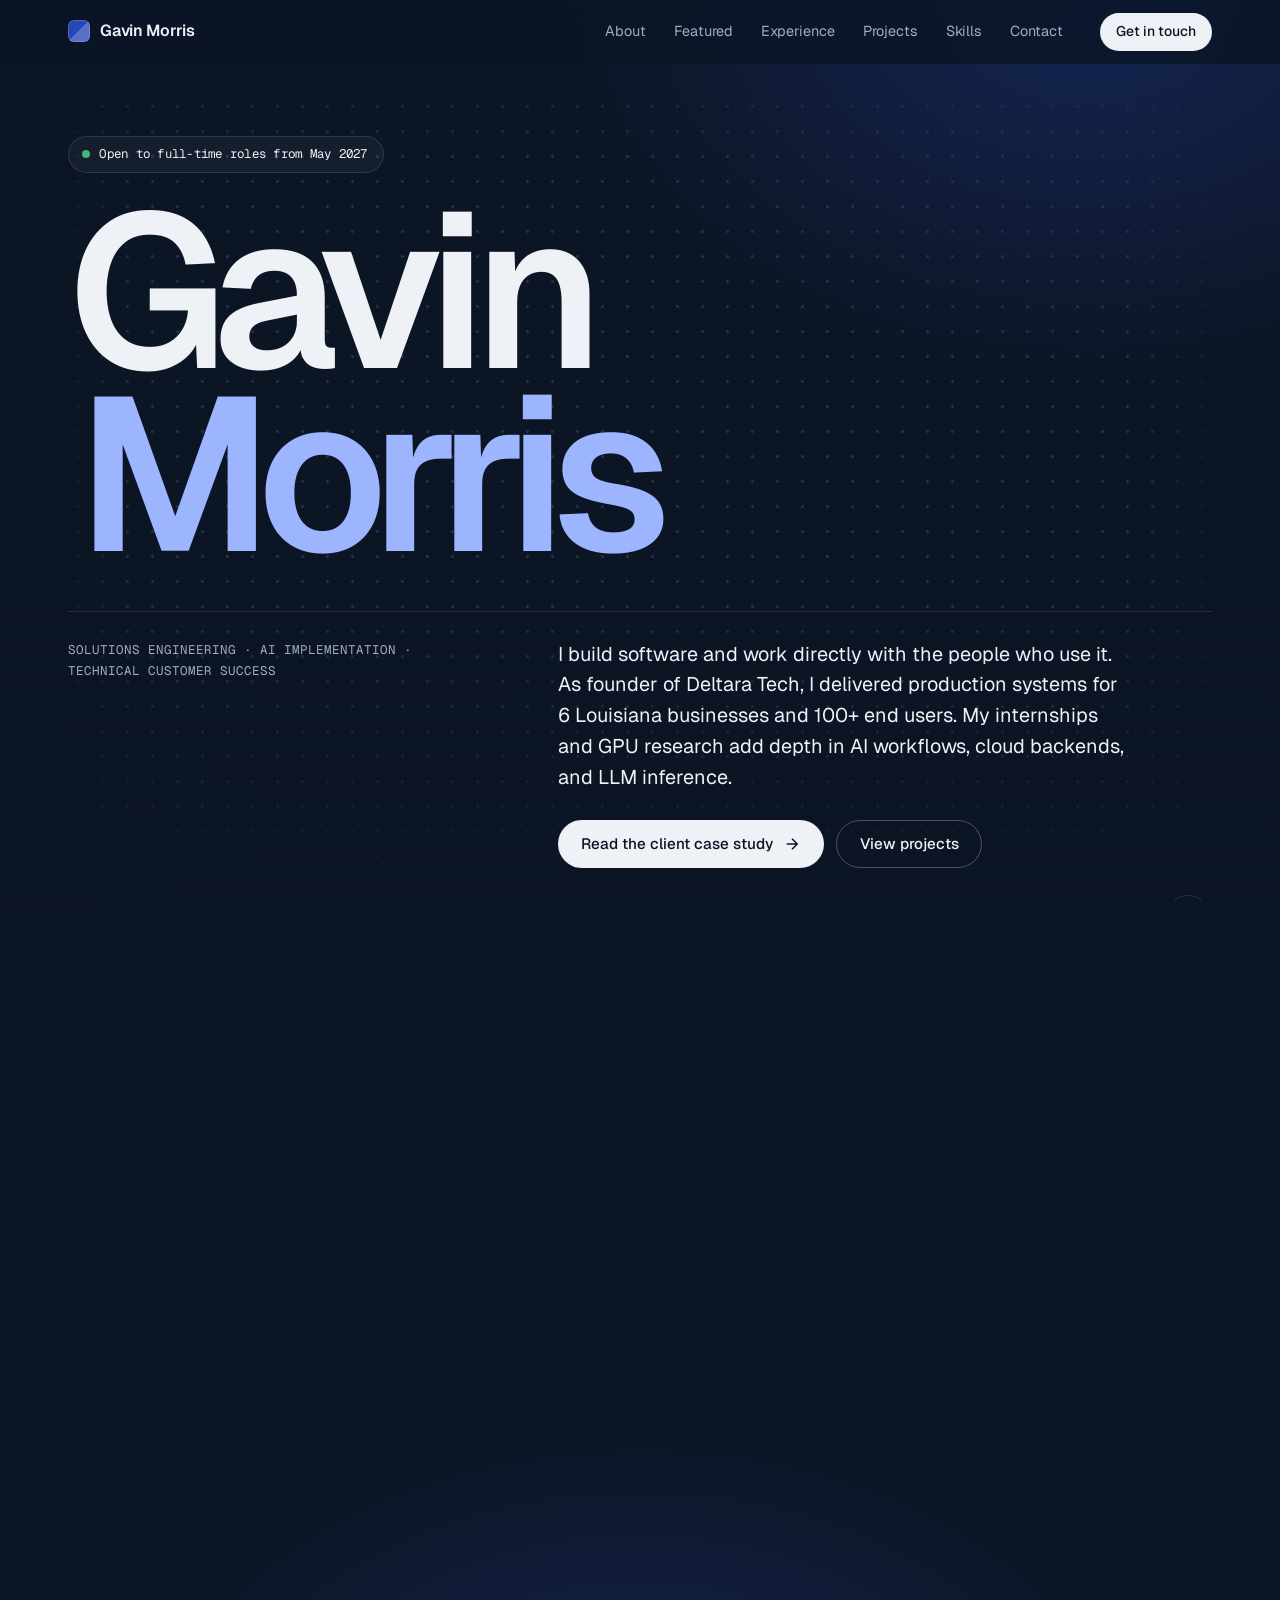
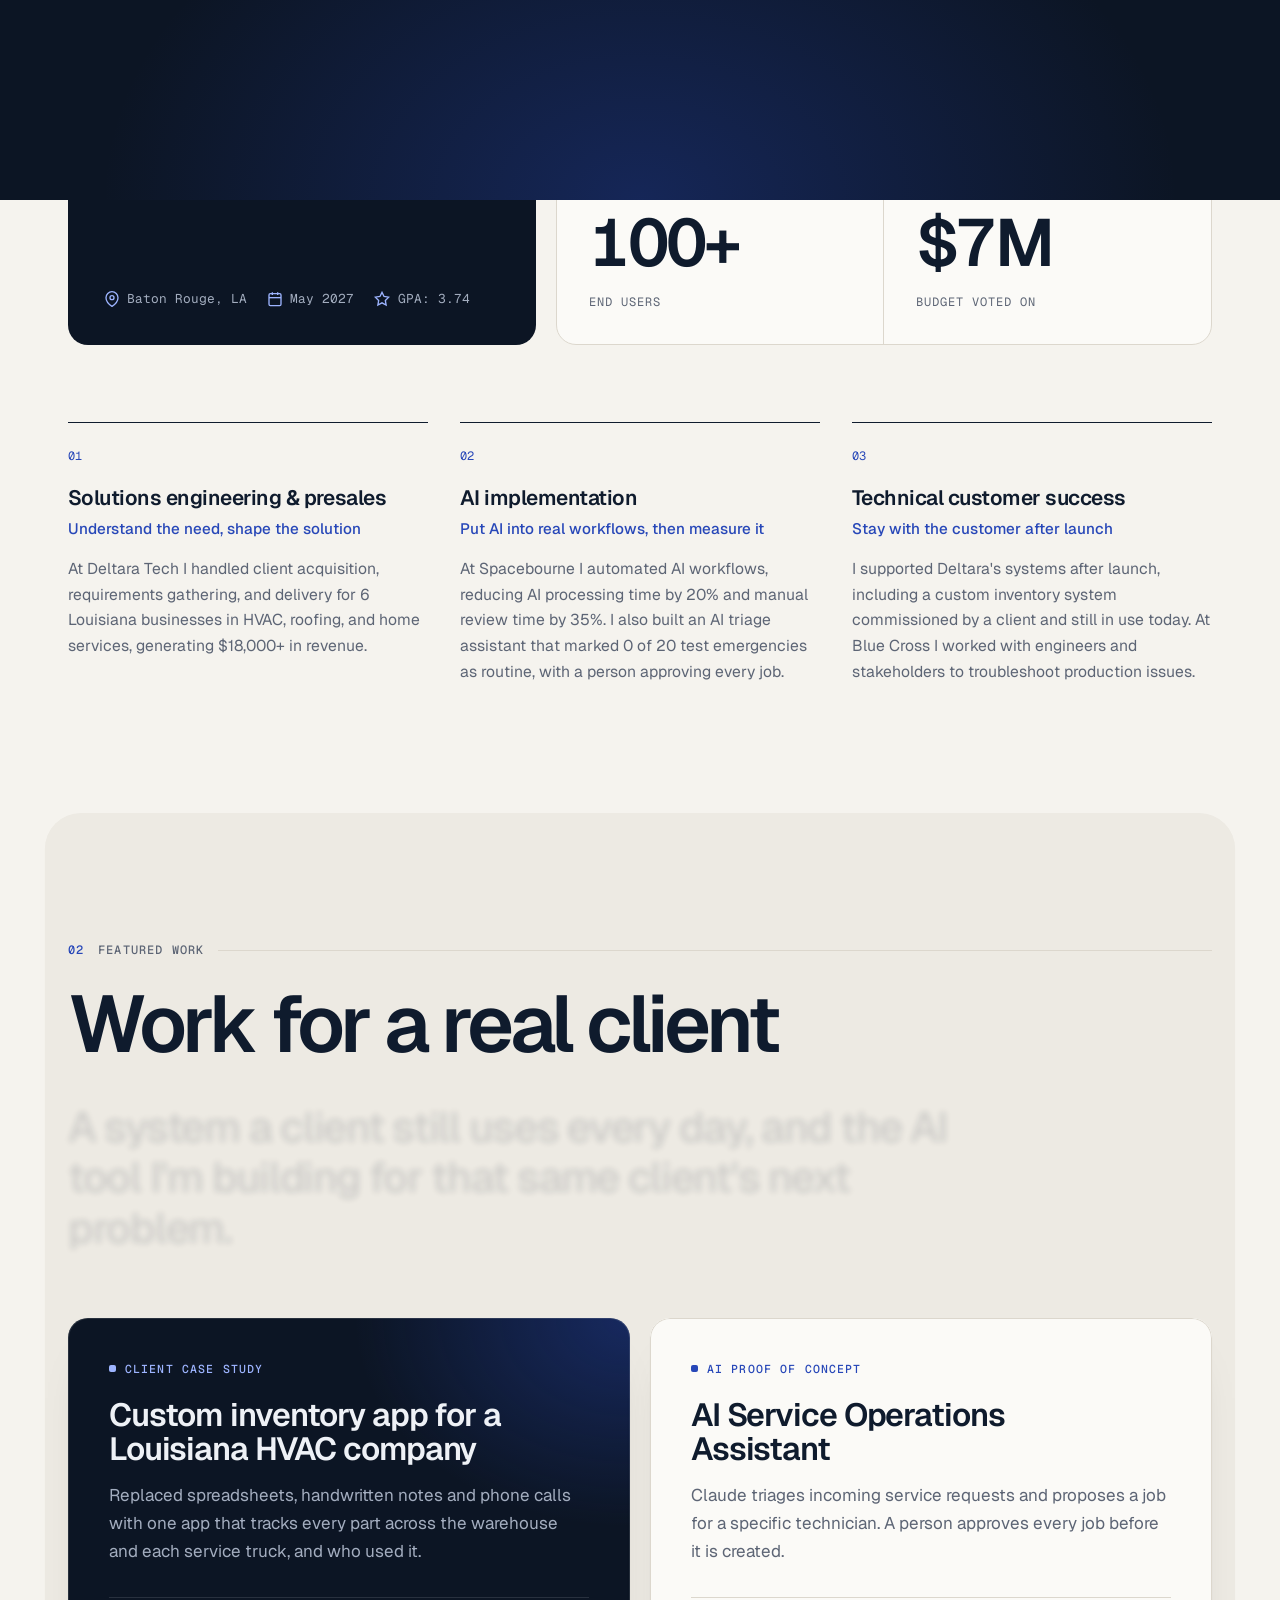
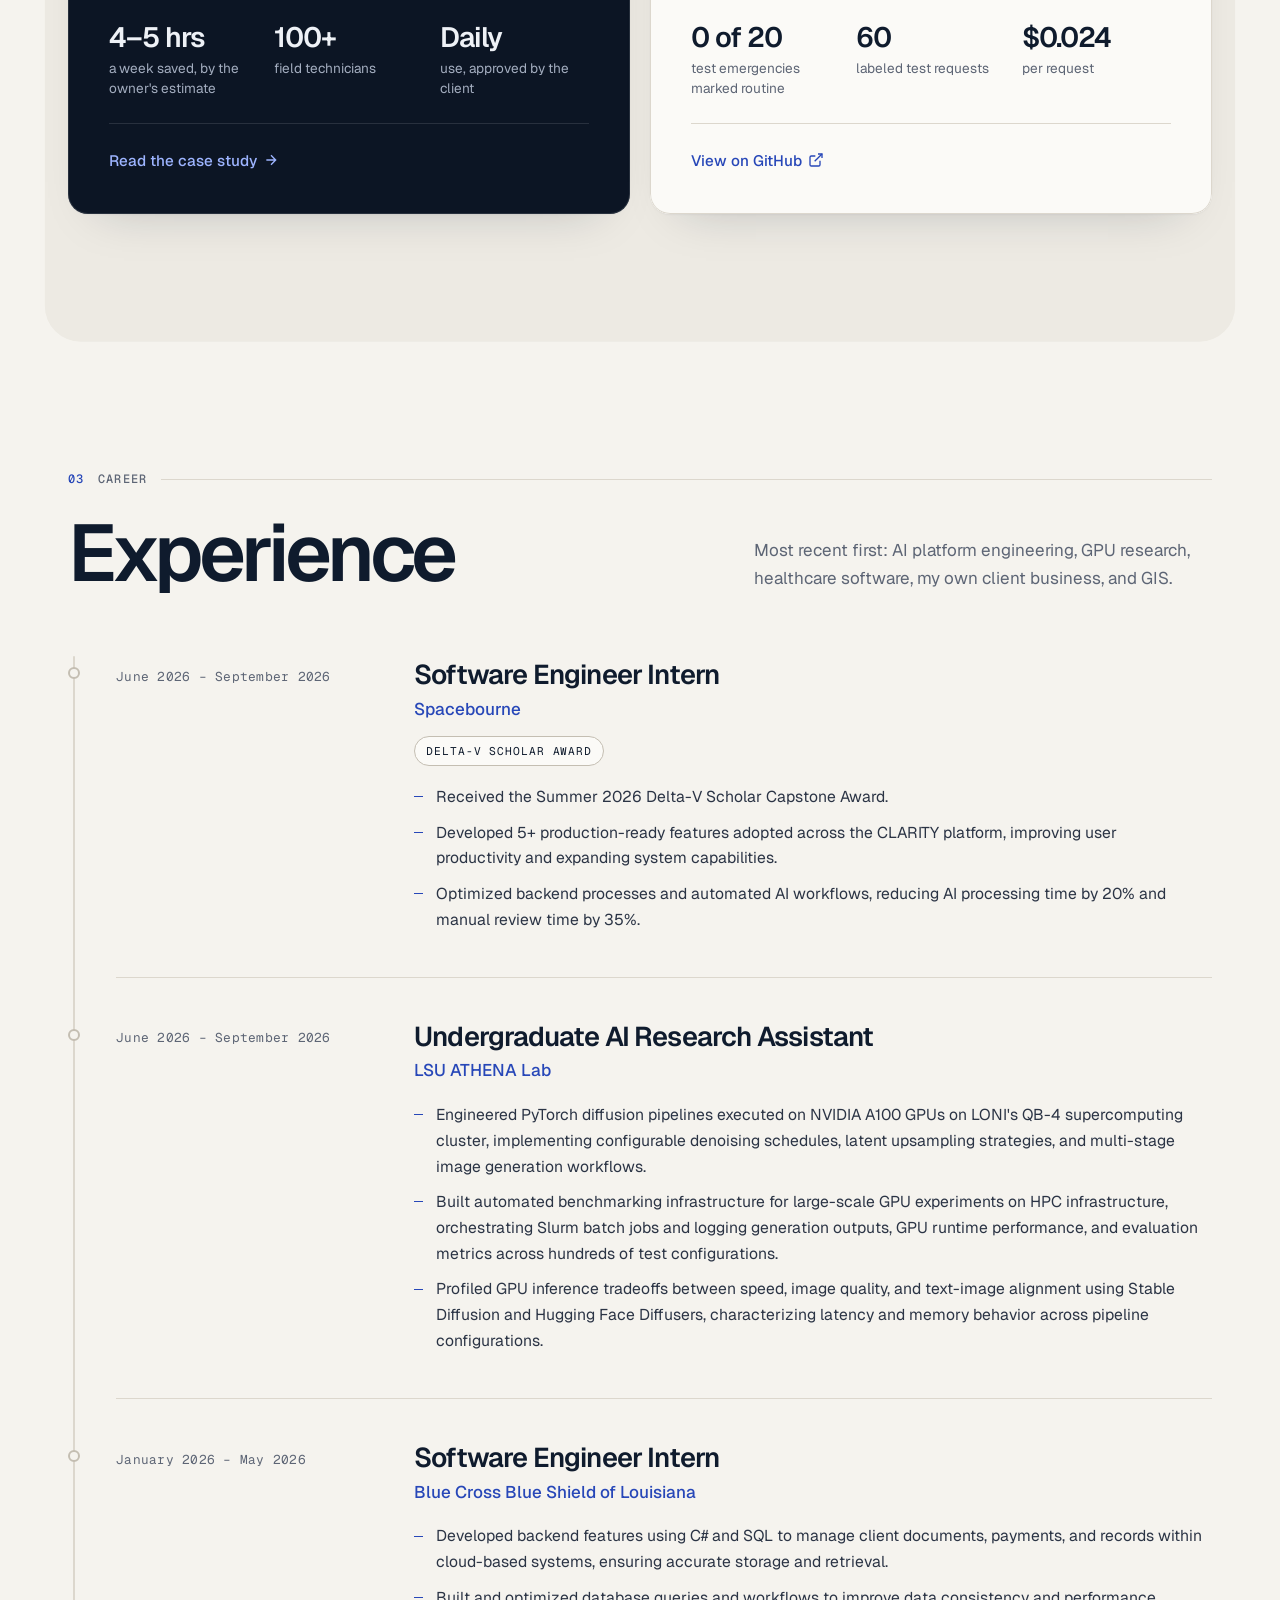
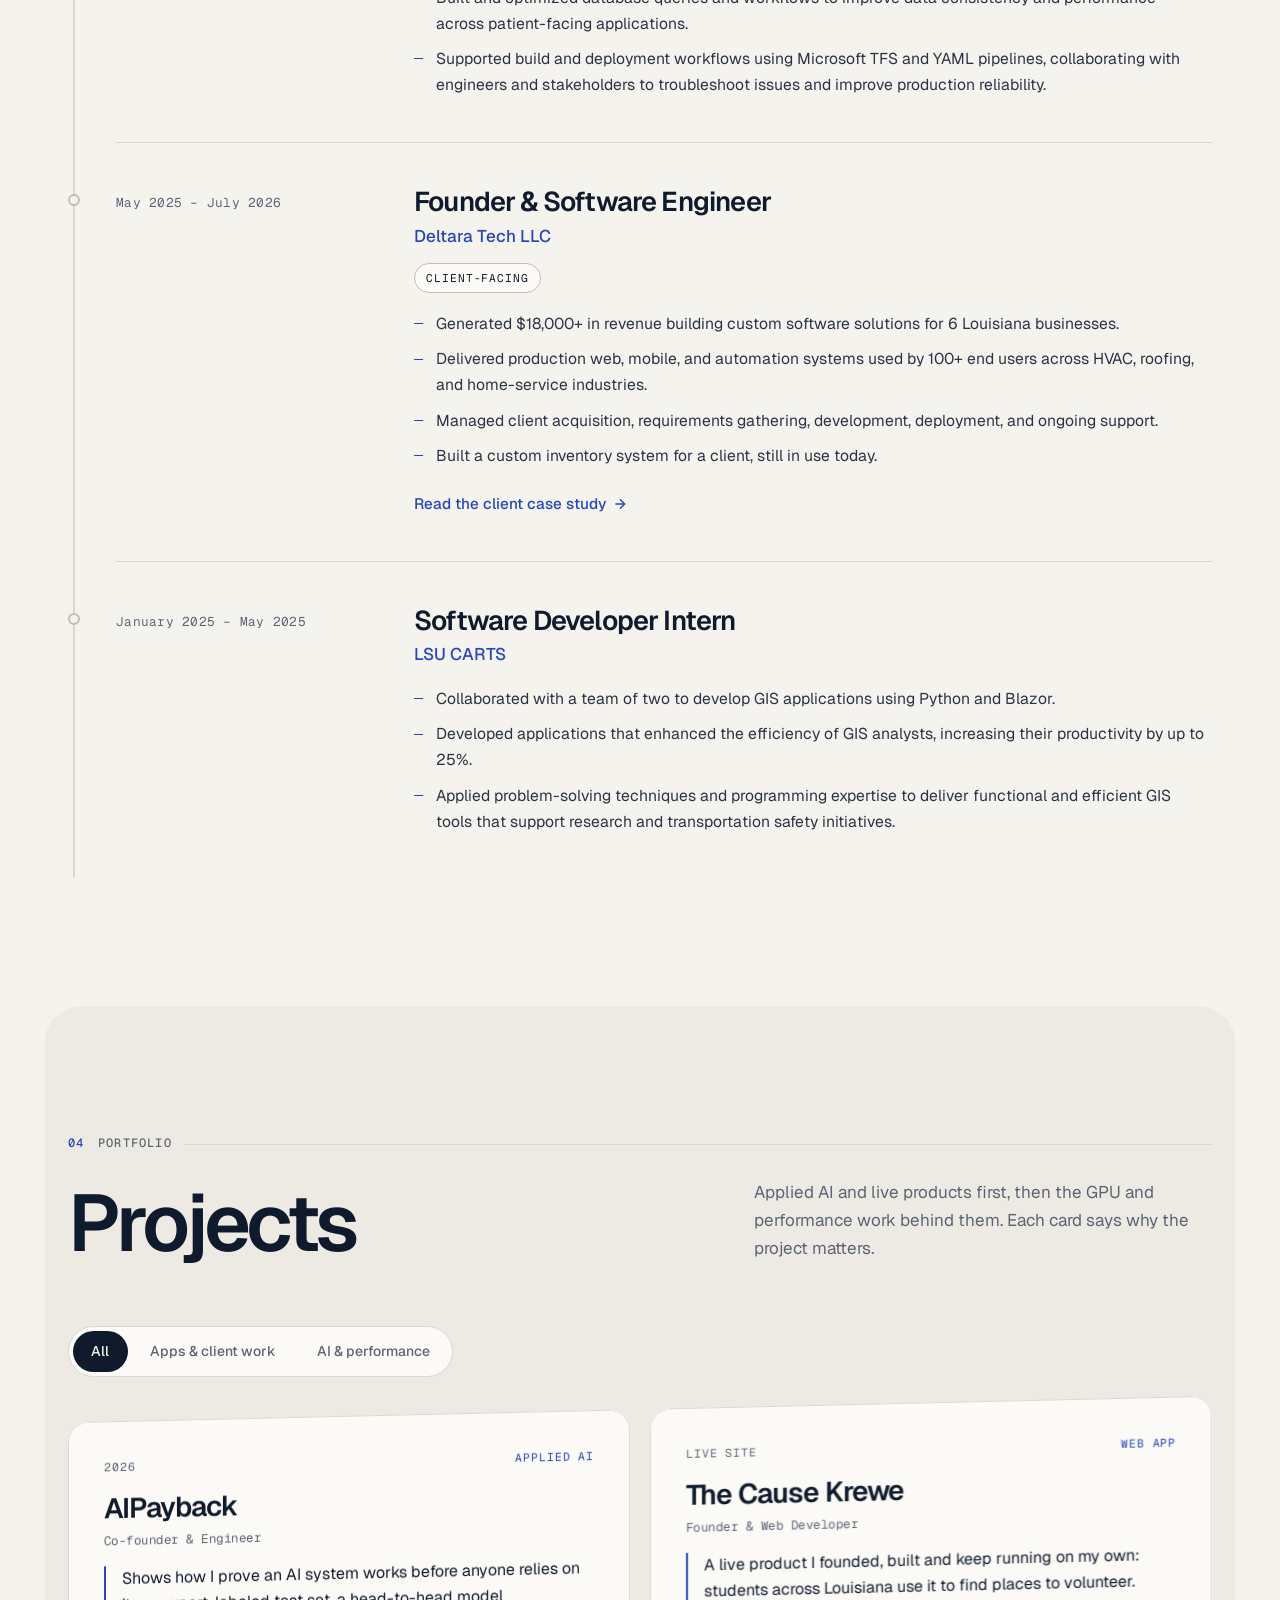
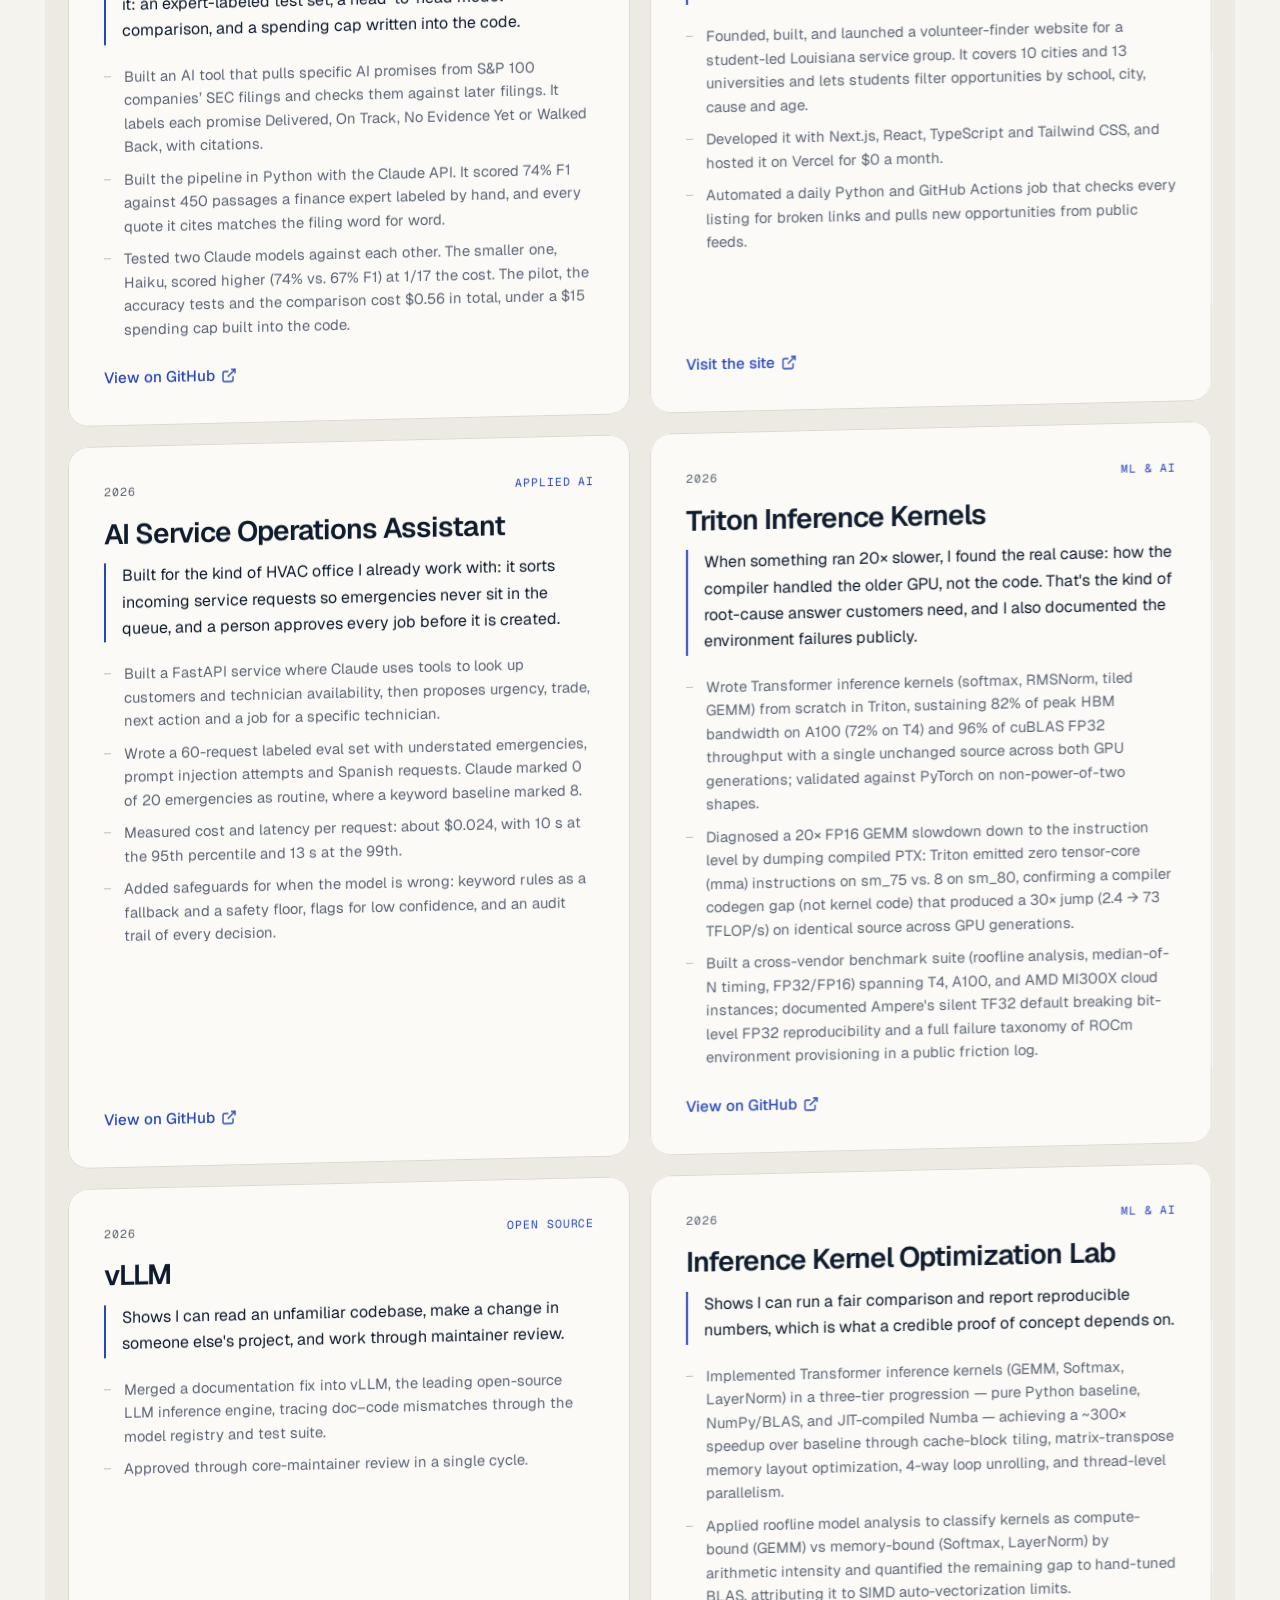
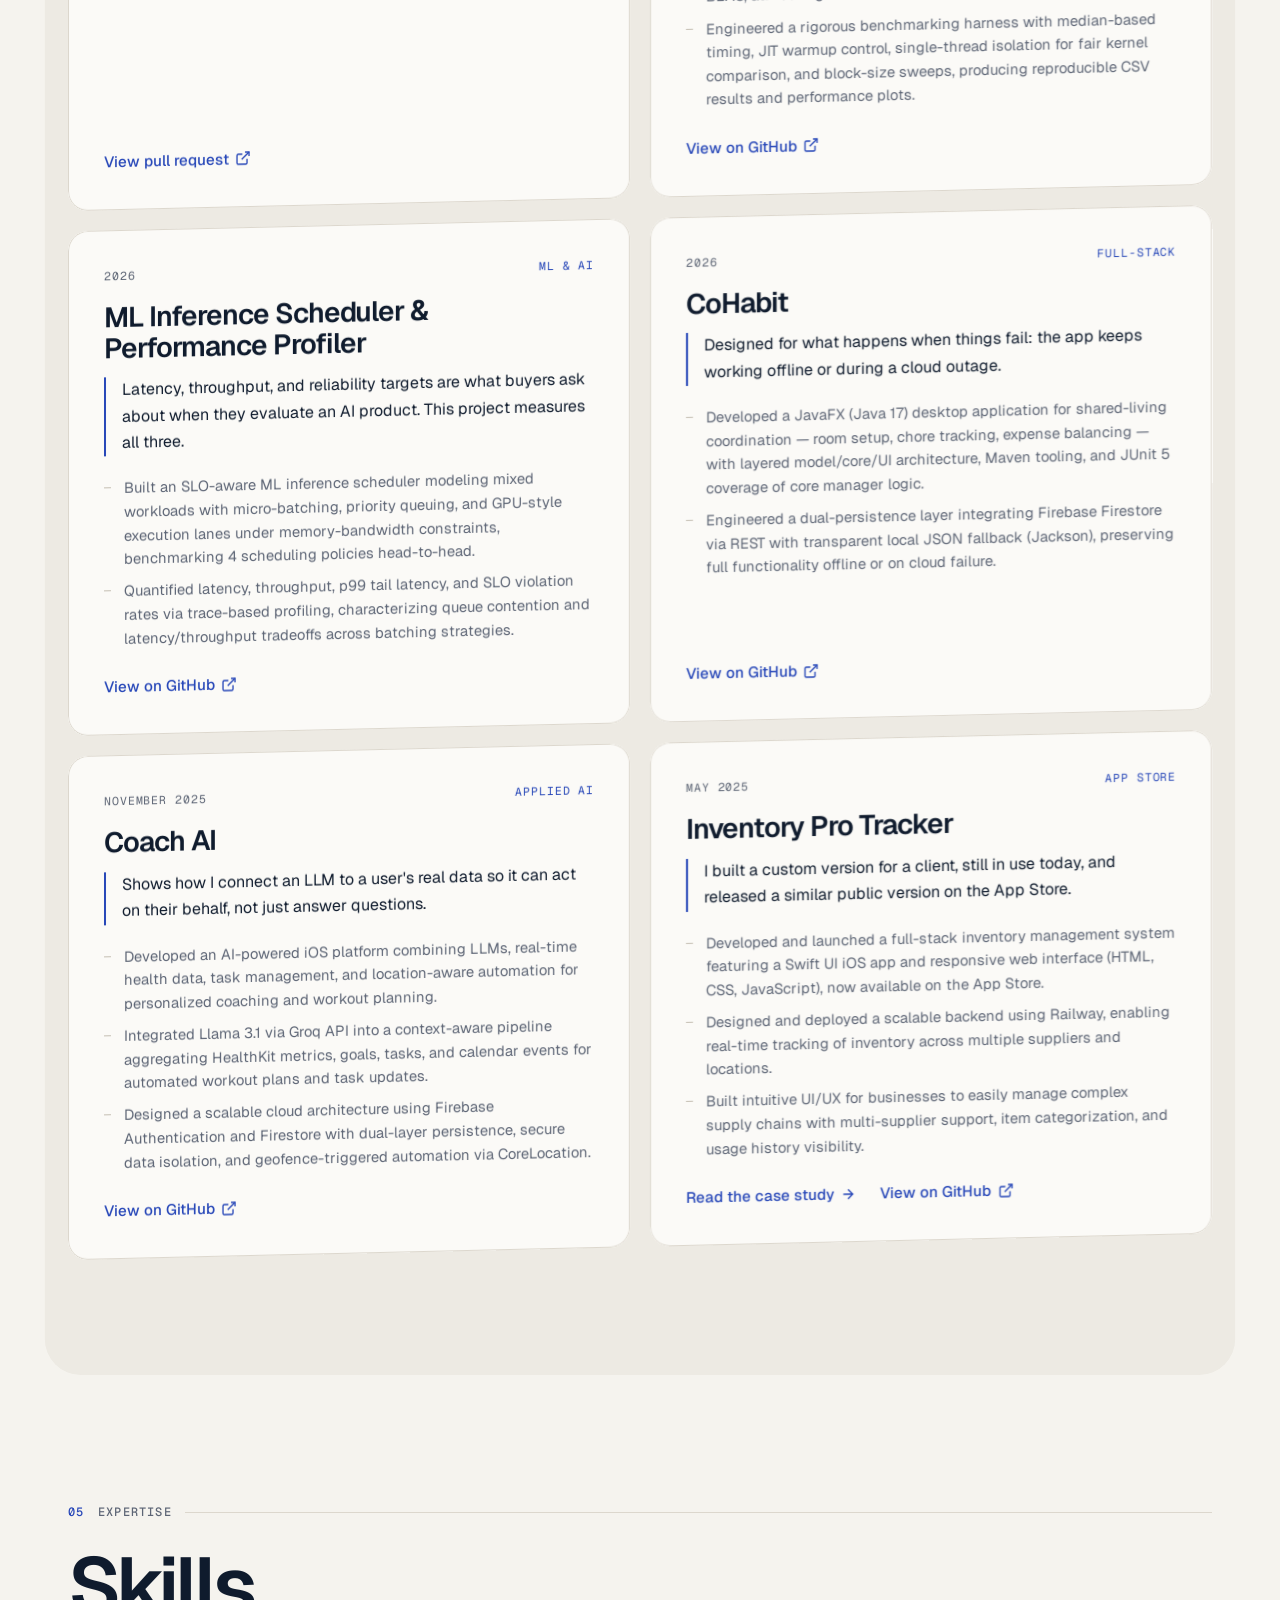
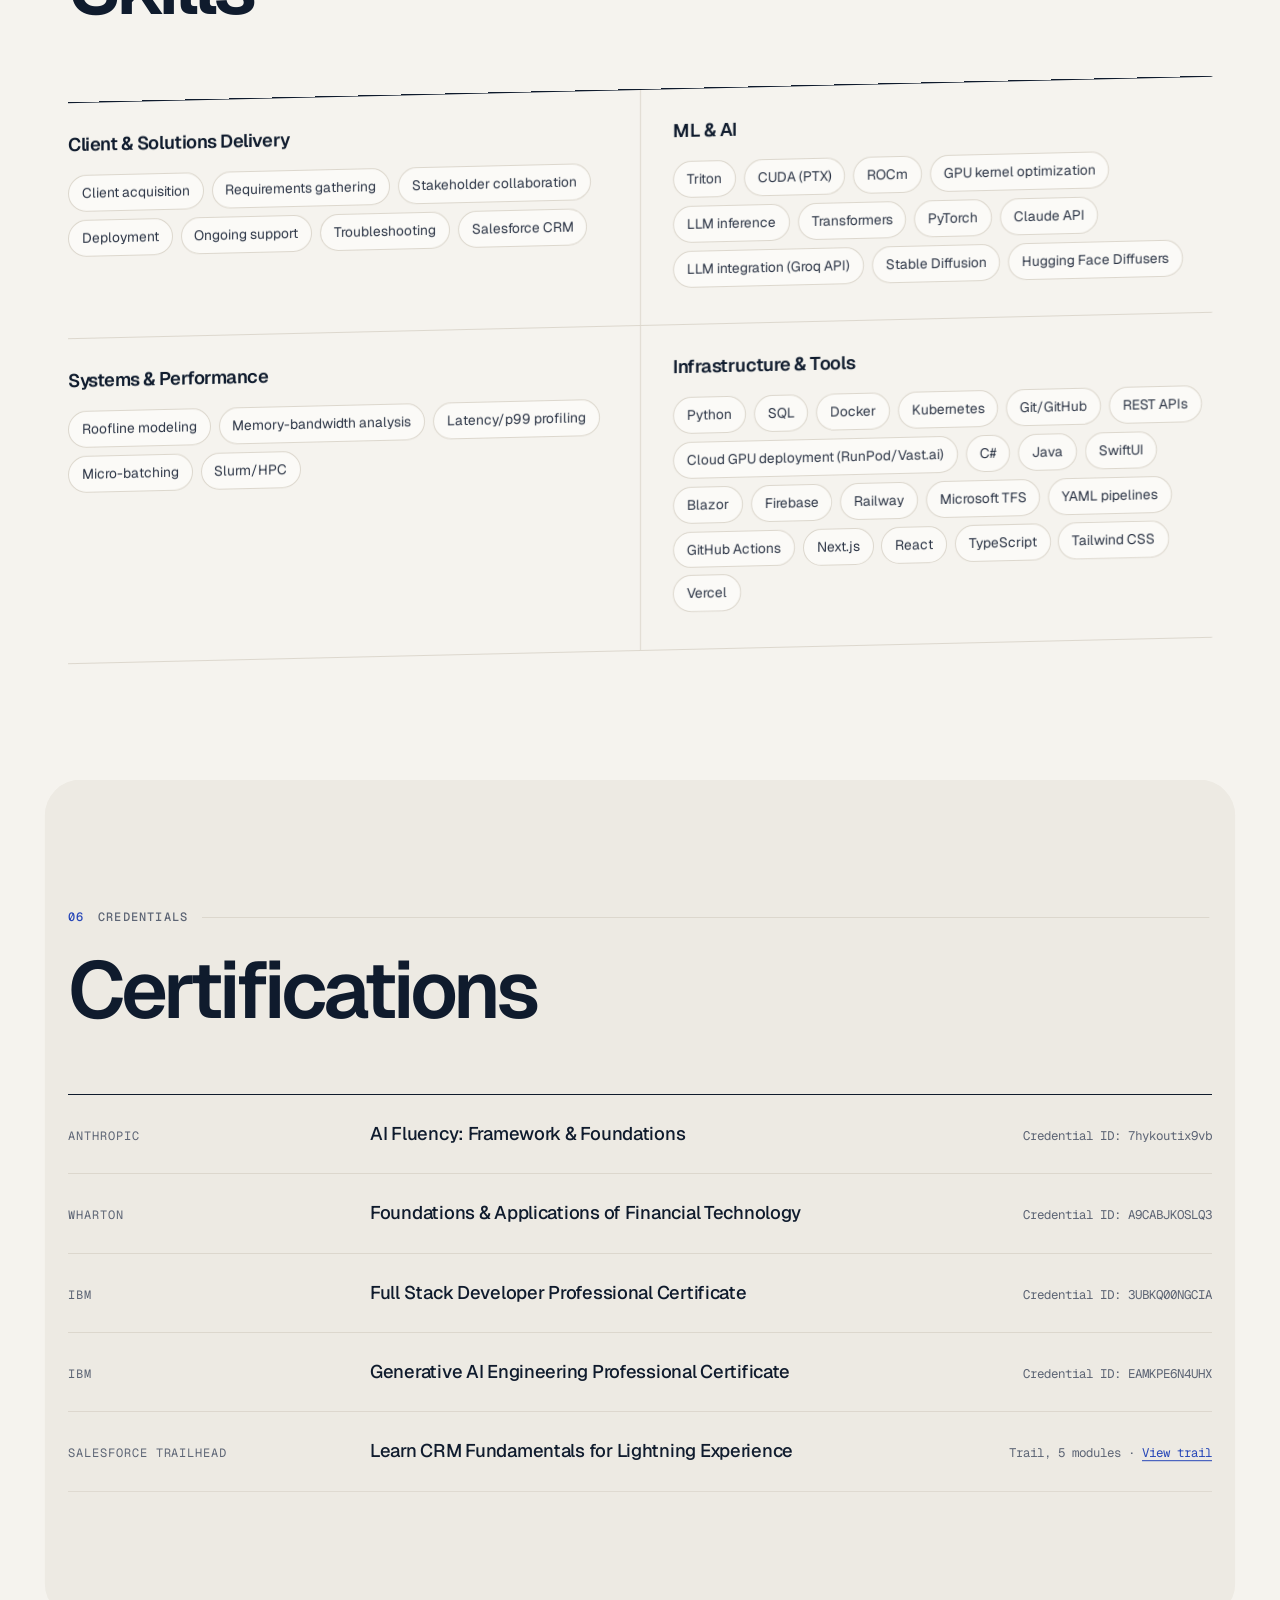
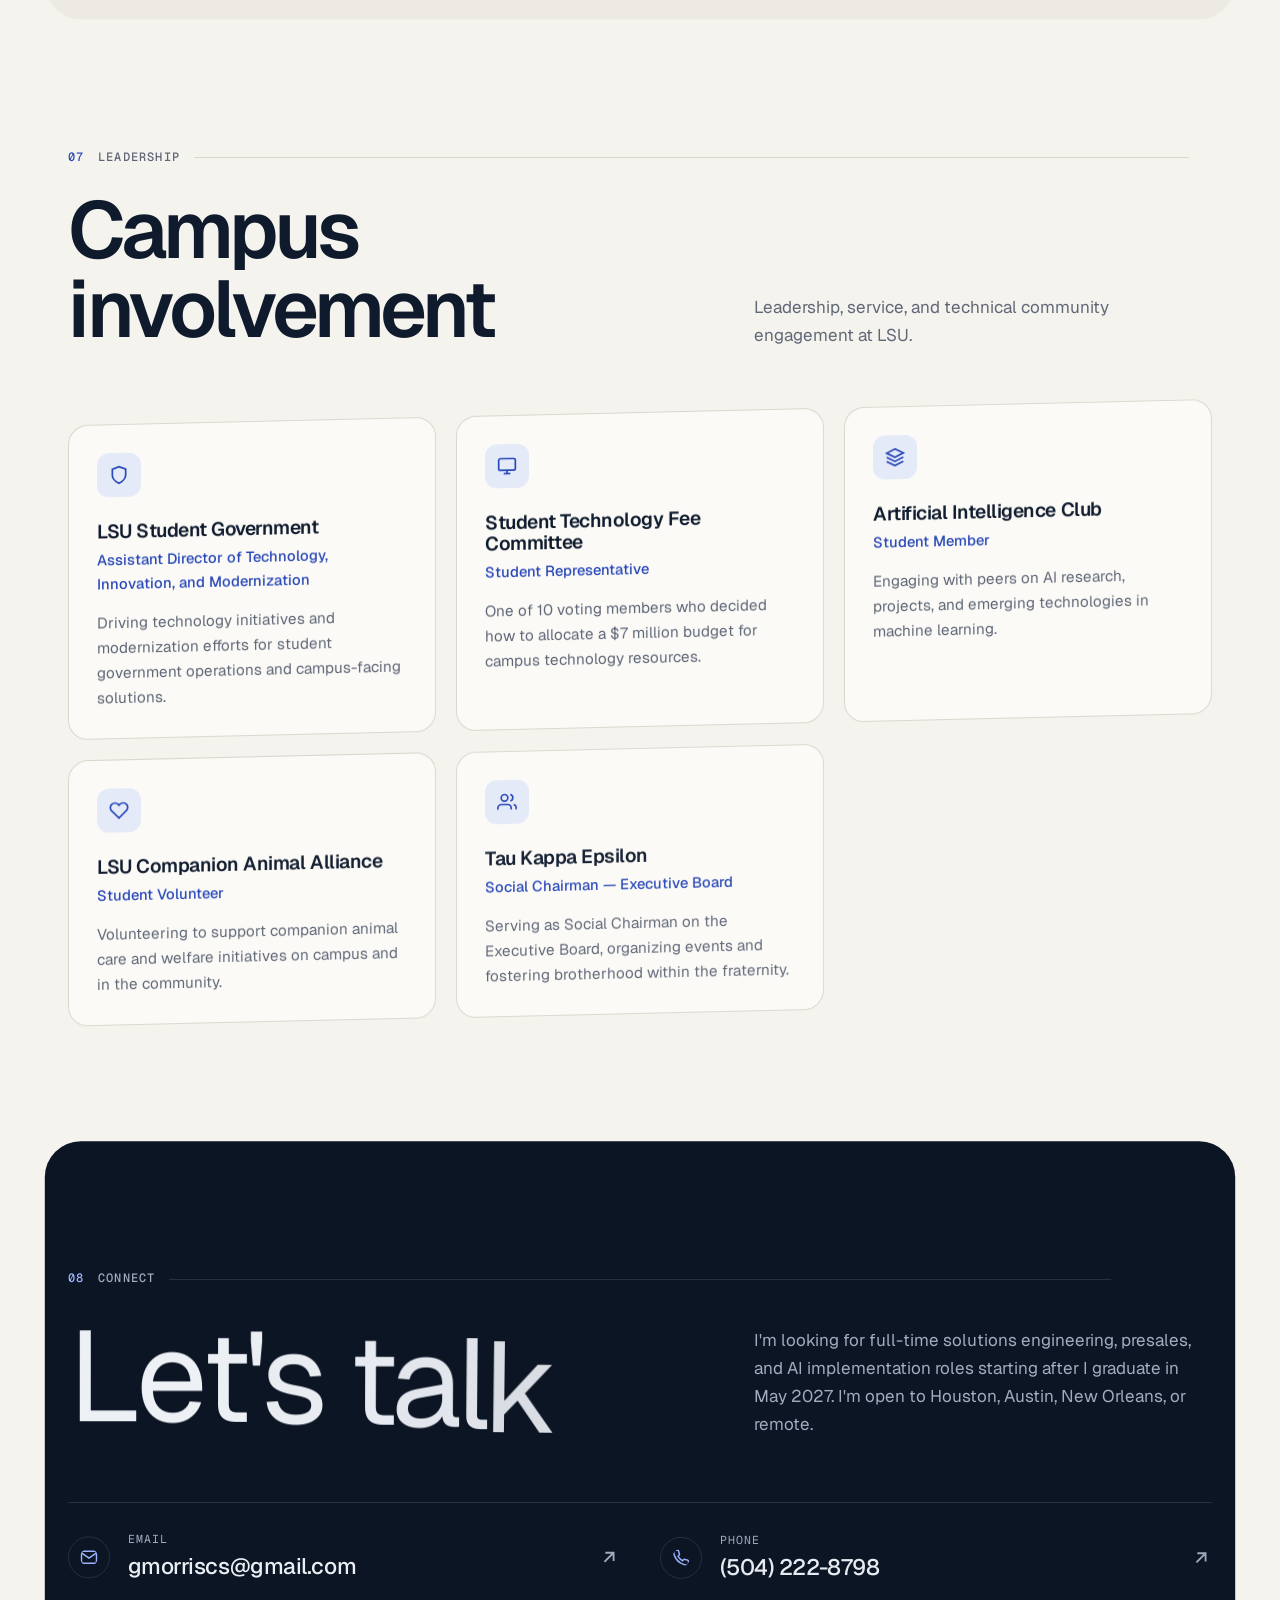
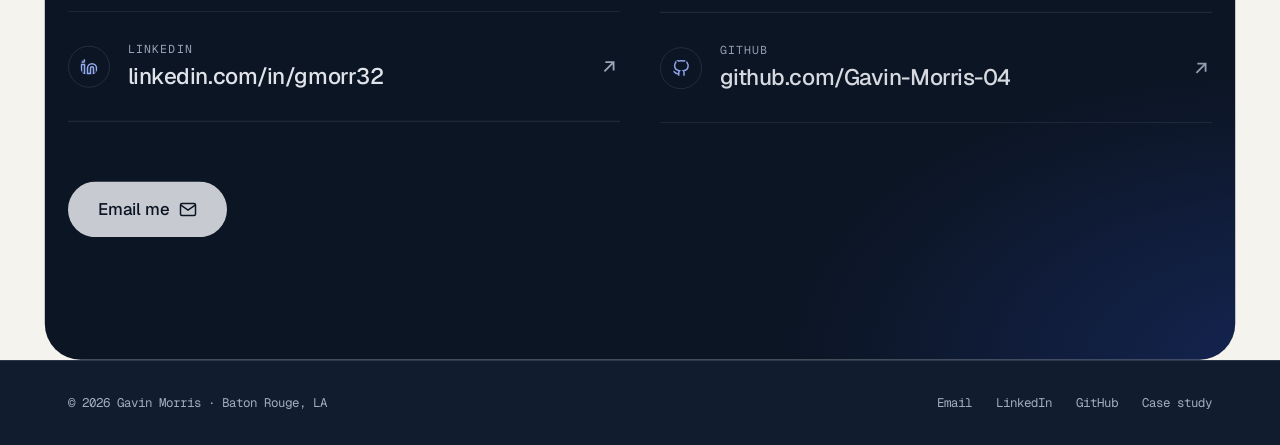
<file: index.html>
<!DOCTYPE html>
<html lang="en">
<head>
  <meta charset="UTF-8">
  <meta name="viewport" content="width=device-width, initial-scale=1.0">
  <meta name="description" content="Gavin Morris — LSU Computer Science senior and founder of Deltara Tech, seeking solutions engineering, presales, and AI implementation roles after May 2027 graduation.">
  <meta name="author" content="Gavin Morris">
  <meta property="og:type" content="website">
  <meta property="og:url" content="https://gavinmorrisportfolio.com/">
  <meta property="og:title" content="Gavin Morris | Solutions Engineering & AI Implementation">
  <meta property="og:description" content="LSU Computer Science senior and founder of Deltara Tech. Client delivery, applied AI and a client-approved case study.">
  <meta name="twitter:card" content="summary">
  <meta name="theme-color" content="#0c1524">
  <title>Gavin Morris | Solutions Engineering & AI Implementation</title>
  <link rel="icon" href="favicon.svg" type="image/svg+xml">
  <link rel="alternate icon" href="favicon.svg">
  <link rel="preconnect" href="https://fonts.googleapis.com">
  <link rel="preconnect" href="https://fonts.gstatic.com" crossorigin>
  <link href="https://fonts.googleapis.com/css2?family=Geist:wght@300..700&family=Geist+Mono:wght@400;500&display=swap" rel="stylesheet">
  <link rel="stylesheet" href="assets/vendor/lenis-1.3.27/lenis.css">
  <link rel="stylesheet" href="styles.css">
  <script>
    /* Animations run for every visitor, whatever their OS motion setting.
       If the animation scripts fail to load, content is un-hidden after 2.5s. */
    (function (d) {
      var h = d.documentElement;
      h.classList.add("js");
      /* Arriving from a page transition? main.js lifts the curtain this page starts under. */
      var arriving = false;
      try { arriving = !!sessionStorage.getItem("gm-transition"); sessionStorage.removeItem("gm-transition"); } catch (e) {}
      {
        h.classList.add("motion");
        if (arriving) h.classList.add("curtain-in");
        setTimeout(function () { if (!h.classList.contains("motion-ready")) h.classList.remove("motion", "curtain-in"); }, 2500);
      }
    })(document);
  </script>
  <script src="assets/vendor/gsap-3.15.0/gsap.min.js" defer></script>
  <script src="assets/vendor/gsap-3.15.0/ScrollTrigger.min.js" defer></script>
  <script src="assets/vendor/gsap-3.15.0/SplitText.min.js" defer></script>
  <script src="assets/vendor/gsap-3.15.0/ScrambleTextPlugin.min.js" defer></script>
  <script src="assets/vendor/gsap-3.15.0/Flip.min.js" defer></script>
  <script src="assets/vendor/lenis-1.3.27/lenis.min.js" defer></script>
  <script src="effects.js" defer></script>
  <script src="main.js" defer></script>
</head>
<body>
  <a class="skip-link" href="#main">Skip to main content</a>
  <div class="scroll-progress" aria-hidden="true"></div>

  <header class="nav" role="banner">
    <div class="nav-inner">
      <a href="#home" class="logo"><span class="logo-mark" aria-hidden="true"></span>Gavin Morris</a>
      <nav class="nav-links" aria-label="Main navigation">
        <a href="#about" class="nav-link" data-nav="about">About</a>
        <a href="#featured" class="nav-link" data-nav="featured">Featured</a>
        <a href="#experience" class="nav-link" data-nav="experience">Experience</a>
        <a href="#projects" class="nav-link" data-nav="projects">Projects</a>
        <a href="#skills" class="nav-link" data-nav="skills">Skills</a>
        <a href="#contact" class="nav-link" data-nav="contact">Contact</a>
      </nav>
      <a href="#contact" class="nav-cta">Get in touch</a>
      <button class="menu-toggle" id="menu-toggle" type="button" aria-label="Open menu" aria-expanded="false" aria-controls="mobile-drawer">
        <span class="menu-toggle-bar" aria-hidden="true"></span>
        <span class="menu-toggle-bar" aria-hidden="true"></span>
      </button>
    </div>
  </header>

  <nav class="mobile-drawer" id="mobile-drawer" aria-label="Mobile navigation" hidden>
    <a href="#about" class="nav-link" data-nav="about">About</a>
    <a href="#featured" class="nav-link" data-nav="featured">Featured</a>
    <a href="#experience" class="nav-link" data-nav="experience">Experience</a>
    <a href="#projects" class="nav-link" data-nav="projects">Projects</a>
    <a href="#skills" class="nav-link" data-nav="skills">Skills</a>
    <a href="#contact" class="nav-link" data-nav="contact">Contact</a>
  </nav>

  <main id="main">
    <!-- Hero -->
    <section id="home" class="hero theme-night" aria-labelledby="hero-title">
      <div class="hero-canvas" aria-hidden="true">
        <canvas id="dot-grid"></canvas>
      </div>
      <div class="container hero-inner">
        <p class="hero-badge" data-hero-item>
          <span class="status-dot" aria-hidden="true"></span>
          Open to full-time roles from May 2027
        </p>
        <h1 class="hero-title" id="hero-title" data-hero-title>
          <span class="line">Gavin</span>
          <span class="line line-accent">Morris</span>
        </h1>
        <div class="hero-grid">
          <p class="hero-role" data-hero-item>
            Solutions Engineering &middot; AI Implementation &middot; Technical Customer Success
          </p>
          <div class="hero-copy">
            <p class="hero-bio" data-hero-item>
              I build software and work directly with the people who use it. As founder of Deltara Tech, I delivered
              production systems for 6 Louisiana businesses and 100+ end users. My internships and GPU research add depth
              in AI workflows, cloud backends, and LLM inference.
            </p>
            <div class="hero-actions" data-hero-item>
              <a href="case-study.html" class="btn btn-primary" data-magnet>
                Read the client case study
                <svg width="18" height="18" viewBox="0 0 24 24" fill="none" stroke="currentColor" stroke-width="2" aria-hidden="true" focusable="false"><path d="M5 12h14M12 5l7 7-7 7"/></svg>
              </a>
              <a href="#projects" class="btn btn-outline">View projects</a>
            </div>
          </div>
        </div>
        <div class="hero-contact" data-hero-item>
          <a href="mailto:gmorriscs@gmail.com">
            <svg viewBox="0 0 24 24" fill="none" stroke="currentColor" stroke-width="2" aria-hidden="true" focusable="false"><path d="M4 4h16c1.1 0 2 .9 2 2v12c0 1.1-.9 2-2 2H4c-1.1 0-2-.9-2-2V6c0-1.1.9-2 2-2z"/><polyline points="22,6 12,13 2,6"/></svg>
            gmorriscs@gmail.com
          </a>
          <a href="tel:+15042228798">
            <svg viewBox="0 0 24 24" fill="none" stroke="currentColor" stroke-width="2" aria-hidden="true" focusable="false"><path d="M22 16.92v3a2 2 0 0 1-2.18 2 19.79 19.79 0 0 1-8.63-3.07 19.5 19.5 0 0 1-6-6 19.79 19.79 0 0 1-3.07-8.67A2 2 0 0 1 4.11 2h3a2 2 0 0 1 2 1.72 12.84 12.84 0 0 0 .7 2.81 2 2 0 0 1-.45 2.11L8.09 9.91a16 16 0 0 0 6 6l1.27-1.27a2 2 0 0 1 2.11-.45 12.84 12.84 0 0 0 2.81.7A2 2 0 0 1 22 16.92z"/></svg>
            (504) 222-8798
          </a>
          <a href="https://www.linkedin.com/in/gmorr32" target="_blank" rel="noopener noreferrer">
            <svg viewBox="0 0 24 24" fill="none" stroke="currentColor" stroke-width="2" aria-hidden="true" focusable="false"><path d="M16 8a6 6 0 0 1 6 6v7h-4v-7a2 2 0 0 0-2-2 2 2 0 0 0-2 2v7h-4v-7a6 6 0 0 1 6-6z"/><rect x="2" y="9" width="4" height="12"/><circle cx="4" cy="4" r="2"/></svg>
            LinkedIn
          </a>
          <a href="https://github.com/Gavin-Morris-04" target="_blank" rel="noopener noreferrer">
            <svg viewBox="0 0 24 24" fill="none" stroke="currentColor" stroke-width="2" aria-hidden="true" focusable="false"><path d="M9 19c-5 1.5-5-2.5-7-3m14 6v-3.87a3.37 3.37 0 0 0-.94-2.61c3.14-.35 6.44-1.54 6.44-7A5.44 5.44 0 0 0 20 4.77 5.07 5.07 0 0 0 19.91 1S18.73.65 16 2.48a13.38 13.38 0 0 0-7 0C6.27.65 5.09 1 5.09 1A5.07 5.07 0 0 0 5 4.77a5.44 5.44 0 0 0-1.5 3.78c0 5.42 3.3 6.61 6.44 7A3.37 3.37 0 0 0 9 18.13V22"/></svg>
            GitHub
          </a>
        </div>
        <a href="#about" class="scroll-hint" aria-label="Scroll down" data-hero-item>
          <svg width="22" height="22" viewBox="0 0 24 24" fill="none" stroke="currentColor" stroke-width="2" aria-hidden="true" focusable="false"><path d="M12 5v14M5 12l7 7 7-7"/></svg>
        </a>
      </div>
    </section>

    <!-- About & Education -->
    <section id="about" class="section">
      <div class="container">
        <div class="sec-head">
          <p class="eyebrow">Introduction</p>
          <h2 class="sec-title" data-split>About me</h2>
          <p class="sec-desc sec-desc-lg" data-reveal>
            I'm a Computer Science senior at LSU with a minor in Mathematics, graduating in May 2027. I'm looking for a
            full-time solutions engineering, presales, or AI implementation role, where I can work with customers and
            build what they need. That's the work I did running Deltara Tech, from client acquisition through deployment
            and ongoing support. My engineering background includes AI workflow automation at Spacebourne, where I
            received the Delta-V Scholar Capstone Award, GPU-accelerated diffusion research on LONI HPC at the ATHENA Lab,
            production healthcare software at Blue Cross, and Triton kernels and a merged vLLM contribution. I also
            co-founded AIPayback, which uses Claude to check AI promises in SEC filings, and built The Cause Krewe,
            a volunteer-finder site for Louisiana students.
          </p>
        </div>

        <div class="about-grid">
          <div class="edu-card theme-night" data-reveal>
            <span class="card-label">Education</span>
            <h3 class="edu-school">Louisiana State University</h3>
            <p class="edu-degree">Bachelor of Science, Computer Science</p>
            <p class="edu-minor">Minor: Mathematics</p>
            <div class="edu-meta">
              <span>
                <svg width="16" height="16" viewBox="0 0 24 24" fill="none" stroke="currentColor" stroke-width="2" aria-hidden="true" focusable="false"><path d="M21 10c0 7-9 13-9 13s-9-6-9-13a9 9 0 0 1 18 0z"/><circle cx="12" cy="10" r="3"/></svg>
                Baton Rouge, LA
              </span>
              <span>
                <svg width="16" height="16" viewBox="0 0 24 24" fill="none" stroke="currentColor" stroke-width="2" aria-hidden="true" focusable="false"><rect x="3" y="4" width="18" height="18" rx="2"/><line x1="16" y1="2" x2="16" y2="6"/><line x1="8" y1="2" x2="8" y2="6"/><line x1="3" y1="10" x2="21" y2="10"/></svg>
                May 2027
              </span>
              <span>
                <svg width="16" height="16" viewBox="0 0 24 24" fill="none" stroke="currentColor" stroke-width="2" aria-hidden="true" focusable="false"><polygon points="12 2 15.09 8.26 22 9.27 17 14.14 18.18 21.02 12 17.77 5.82 21.02 7 14.14 2 9.27 8.91 8.26 12 2"/></svg>
                GPA: 3.74
              </span>
            </div>
          </div>
          <div class="stats-row" data-reveal>
            <div class="stat-card">
              <div class="stat-num" data-countup>6</div>
              <div class="stat-label">Business clients</div>
            </div>
            <div class="stat-card">
              <div class="stat-num" data-countup>$18K+</div>
              <div class="stat-label">Client revenue</div>
            </div>
            <div class="stat-card">
              <div class="stat-num" data-countup>100+</div>
              <div class="stat-label">End users</div>
            </div>
            <div class="stat-card">
              <div class="stat-num" data-countup>$7M</div>
              <div class="stat-label">Budget voted on</div>
            </div>
          </div>
        </div>

        <div class="fit-grid">
          <article class="fit-card" data-reveal>
            <h3 class="fit-title">Solutions engineering & presales</h3>
            <p class="fit-role">Understand the need, shape the solution</p>
            <p class="fit-desc">At Deltara Tech I handled client acquisition, requirements gathering, and delivery for 6 Louisiana businesses in HVAC, roofing, and home services, generating $18,000+ in revenue.</p>
          </article>
          <article class="fit-card" data-reveal>
            <h3 class="fit-title">AI implementation</h3>
            <p class="fit-role">Put AI into real workflows, then measure it</p>
            <p class="fit-desc">At Spacebourne I automated AI workflows, reducing AI processing time by 20% and manual review time by 35%. I also built an AI triage assistant that marked 0 of 20 test emergencies as routine, with a person approving every job.</p>
          </article>
          <article class="fit-card" data-reveal>
            <h3 class="fit-title">Technical customer success</h3>
            <p class="fit-role">Stay with the customer after launch</p>
            <p class="fit-desc">I supported Deltara's systems after launch, including a custom inventory system commissioned by a client and still in use today. At Blue Cross I worked with engineers and stakeholders to troubleshoot production issues.</p>
          </article>
        </div>
      </div>
    </section>

    <!-- Featured work -->
    <section id="featured" class="section band">
      <div class="container">
        <div class="sec-head sec-head-stacked">
          <p class="eyebrow">Featured work</p>
          <h2 class="sec-title" data-split>Work for a real client</h2>
          <p class="statement" data-scroll-reveal>A system a client still uses every day, and the AI tool I'm building for that same client's next problem.</p>
        </div>

        <div class="featured-grid">
          <div class="tilt-wrap" data-reveal>
          <article class="featured-card card-night theme-night" data-spotlight="dark" data-tilt>
            <span class="featured-kind">Client case study</span>
            <h3>Custom inventory app for a Louisiana HVAC company</h3>
            <p>Replaced spreadsheets, handwritten notes and phone calls with one app that tracks every part across the warehouse and each service truck, and who used it.</p>
            <ul class="featured-metrics">
              <li><strong>4&ndash;5 hrs</strong> a week saved, by the owner's estimate</li>
              <li><strong>100+</strong> field technicians</li>
              <li><strong>Daily</strong> use, approved by the client</li>
            </ul>
            <a href="case-study.html" class="project-link">Read the case study <svg width="16" height="16" viewBox="0 0 24 24" fill="none" stroke="currentColor" stroke-width="2" aria-hidden="true" focusable="false"><path d="M5 12h14M12 5l7 7-7 7"/></svg></a>
          </article>
          </div>

          <div class="tilt-wrap" data-reveal>
          <article class="featured-card" data-spotlight="light" data-tilt>
            <span class="featured-kind">AI proof of concept</span>
            <h3>AI Service Operations Assistant</h3>
            <p>Claude triages incoming service requests and proposes a job for a specific technician. A person approves every job before it is created.</p>
            <ul class="featured-metrics">
              <li><strong>0 of 20</strong> test emergencies marked routine</li>
              <li><strong>60</strong> labeled test requests</li>
              <li><strong>$0.024</strong> per request</li>
            </ul>
            <a href="https://github.com/Gavin-Morris-04/ai-service-ops-assistant" class="project-link" target="_blank" rel="noopener noreferrer">View on GitHub <svg width="16" height="16" viewBox="0 0 24 24" fill="none" stroke="currentColor" stroke-width="2" aria-hidden="true" focusable="false"><path d="M18 13v6a2 2 0 0 1-2 2H5a2 2 0 0 1-2-2V8a2 2 0 0 1 2-2h6"/><polyline points="15 3 21 3 21 9"/><line x1="10" y1="14" x2="21" y2="3"/></svg></a>
          </article>
          </div>
        </div>
      </div>
    </section>

    <!-- Experience -->
    <section id="experience" class="section">
      <div class="container">
        <div class="sec-head">
          <p class="eyebrow">Career</p>
          <h2 class="sec-title" data-split>Experience</h2>
          <p class="sec-desc" data-reveal>Most recent first: AI platform engineering, GPU research, healthcare software, my own client business, and GIS.</p>
        </div>

        <div class="timeline">
          <div class="timeline-rail" aria-hidden="true"><span class="timeline-fill"></span></div>

          <article class="exp-card" data-reveal>
            <p class="exp-date">June 2026 – September 2026</p>
            <h3 class="exp-role">Software Engineer Intern</h3>
            <p class="exp-company">Spacebourne</p>
            <span class="exp-tag">Delta-V Scholar Award</span>
            <ul class="exp-bullets">
              <li>Received the Summer 2026 Delta-V Scholar Capstone Award.</li>
              <li>Developed 5+ production-ready features adopted across the CLARITY platform, improving user productivity and expanding system capabilities.</li>
              <li>Optimized backend processes and automated AI workflows, reducing AI processing time by 20% and manual review time by 35%.</li>
            </ul>
          </article>

          <article class="exp-card" data-reveal>
            <p class="exp-date">June 2026 – September 2026</p>
            <h3 class="exp-role">Undergraduate AI Research Assistant</h3>
            <p class="exp-company">LSU ATHENA Lab</p>
            <ul class="exp-bullets">
              <li>Engineered PyTorch diffusion pipelines executed on NVIDIA A100 GPUs on LONI's QB-4 supercomputing cluster, implementing configurable denoising schedules, latent upsampling strategies, and multi-stage image generation workflows.</li>
              <li>Built automated benchmarking infrastructure for large-scale GPU experiments on HPC infrastructure, orchestrating Slurm batch jobs and logging generation outputs, GPU runtime performance, and evaluation metrics across hundreds of test configurations.</li>
              <li>Profiled GPU inference tradeoffs between speed, image quality, and text-image alignment using Stable Diffusion and Hugging Face Diffusers, characterizing latency and memory behavior across pipeline configurations.</li>
            </ul>
          </article>

          <article class="exp-card" data-reveal>
            <p class="exp-date">January 2026 – May 2026</p>
            <h3 class="exp-role">Software Engineer Intern</h3>
            <p class="exp-company">Blue Cross Blue Shield of Louisiana</p>
            <ul class="exp-bullets">
              <li>Developed backend features using C# and SQL to manage client documents, payments, and records within cloud-based systems, ensuring accurate storage and retrieval.</li>
              <li>Built and optimized database queries and workflows to improve data consistency and performance across patient-facing applications.</li>
              <li>Supported build and deployment workflows using Microsoft TFS and YAML pipelines, collaborating with engineers and stakeholders to troubleshoot issues and improve production reliability.</li>
            </ul>
          </article>

          <article class="exp-card" data-reveal>
            <p class="exp-date">May 2025 – July 2026</p>
            <h3 class="exp-role">Founder & Software Engineer</h3>
            <p class="exp-company">Deltara Tech LLC</p>
            <span class="exp-tag">Client-facing</span>
            <ul class="exp-bullets">
              <li>Generated $18,000+ in revenue building custom software solutions for 6 Louisiana businesses.</li>
              <li>Delivered production web, mobile, and automation systems used by 100+ end users across HVAC, roofing, and home-service industries.</li>
              <li>Managed client acquisition, requirements gathering, development, deployment, and ongoing support.</li>
              <li>Built a custom inventory system for a client, still in use today.</li>
            </ul>
            <a href="case-study.html" class="project-link case-link">
              Read the client case study
              <svg width="16" height="16" viewBox="0 0 24 24" fill="none" stroke="currentColor" stroke-width="2" aria-hidden="true" focusable="false"><path d="M5 12h14M12 5l7 7-7 7"/></svg>
            </a>
          </article>

          <article class="exp-card" data-reveal>
            <p class="exp-date">January 2025 – May 2025</p>
            <h3 class="exp-role">Software Developer Intern</h3>
            <p class="exp-company">LSU CARTS</p>
            <ul class="exp-bullets">
              <li>Collaborated with a team of two to develop GIS applications using Python and Blazor.</li>
              <li>Developed applications that enhanced the efficiency of GIS analysts, increasing their productivity by up to 25%.</li>
              <li>Applied problem-solving techniques and programming expertise to deliver functional and efficient GIS tools that support research and transportation safety initiatives.</li>
            </ul>
          </article>
        </div>
      </div>
    </section>

    <!-- Projects -->
    <section id="projects" class="section band">
      <div class="container">
        <div class="sec-head">
          <p class="eyebrow">Portfolio</p>
          <h2 class="sec-title" data-split>Projects</h2>
          <p class="sec-desc" data-reveal>Applied AI and live products first, then the GPU and performance work behind them. Each card says why the project matters.</p>
        </div>

        <div class="filter-bar" role="group" aria-label="Filter projects" data-reveal>
          <button class="filter-btn active" type="button" data-filter="all" aria-pressed="true">All</button>
          <button class="filter-btn" type="button" data-filter="apps" aria-pressed="false">Apps & client work</button>
          <button class="filter-btn" type="button" data-filter="ml" aria-pressed="false">AI & performance</button>
        </div>

        <div class="projects-grid">
          <article class="project-card" data-category="ml" data-reveal data-spotlight="light">
            <div class="project-meta">
              <span class="project-date">2026</span>
              <span class="project-cat">Applied AI</span>
            </div>
            <h3 class="project-name">AIPayback</h3>
            <p class="project-role">Co-founder &amp; Engineer</p>
            <p class="project-why">Shows how I prove an AI system works before anyone relies on it: an expert-labeled test set, a head-to-head model comparison, and a spending cap written into the code.</p>
            <ul class="project-bullets">
              <li>Built an AI tool that pulls specific AI promises from S&amp;P 100 companies&rsquo; SEC filings and checks them against later filings. It labels each promise Delivered, On Track, No Evidence Yet or Walked Back, with citations.</li>
              <li>Built the pipeline in Python with the Claude API. It scored 74% F1 against 450 passages a finance expert labeled by hand, and every quote it cites matches the filing word for word.</li>
              <li>Tested two Claude models against each other. The smaller one, Haiku, scored higher (74% vs. 67% F1) at 1/17 the cost. The pilot, the accuracy tests and the comparison cost $0.56 in total, under a $15 spending cap built into the code.</li>
            </ul>
            <div class="project-links">
              <a href="https://github.com/Gavin-Morris-04/aipayback" class="project-link" target="_blank" rel="noopener noreferrer">
                View on GitHub
                <svg width="16" height="16" viewBox="0 0 24 24" fill="none" stroke="currentColor" stroke-width="2" aria-hidden="true" focusable="false"><path d="M18 13v6a2 2 0 0 1-2 2H5a2 2 0 0 1-2-2V8a2 2 0 0 1 2-2h6"/><polyline points="15 3 21 3 21 9"/><line x1="10" y1="14" x2="21" y2="3"/></svg>
              </a>
            </div>
          </article>

          <article class="project-card" data-category="apps" data-reveal data-spotlight="light">
            <div class="project-meta">
              <span class="project-date">Live site</span>
              <span class="project-cat">Web App</span>
            </div>
            <h3 class="project-name">The Cause Krewe</h3>
            <p class="project-role">Founder &amp; Web Developer</p>
            <p class="project-why">A live product I founded, built and keep running on my own: students across Louisiana use it to find places to volunteer.</p>
            <ul class="project-bullets">
              <li>Founded, built, and launched a volunteer-finder website for a student-led Louisiana service group. It covers 10 cities and 13 universities and lets students filter opportunities by school, city, cause and age.</li>
              <li>Developed it with Next.js, React, TypeScript and Tailwind CSS, and hosted it on Vercel for $0 a month.</li>
              <li>Automated a daily Python and GitHub Actions job that checks every listing for broken links and pulls new opportunities from public feeds.</li>
            </ul>
            <div class="project-links">
              <a href="https://thecausekrewe.vercel.app/" class="project-link" target="_blank" rel="noopener noreferrer">
                Visit the site
                <svg width="16" height="16" viewBox="0 0 24 24" fill="none" stroke="currentColor" stroke-width="2" aria-hidden="true" focusable="false"><path d="M18 13v6a2 2 0 0 1-2 2H5a2 2 0 0 1-2-2V8a2 2 0 0 1 2-2h6"/><polyline points="15 3 21 3 21 9"/><line x1="10" y1="14" x2="21" y2="3"/></svg>
              </a>
            </div>
          </article>

          <article class="project-card" data-category="ml" data-reveal data-spotlight="light">
            <div class="project-meta">
              <span class="project-date">2026</span>
              <span class="project-cat">Applied AI</span>
            </div>
            <h3 class="project-name">AI Service Operations Assistant</h3>
            <p class="project-why">Built for the kind of HVAC office I already work with: it sorts incoming service requests so emergencies never sit in the queue, and a person approves every job before it is created.</p>
            <ul class="project-bullets">
              <li>Built a FastAPI service where Claude uses tools to look up customers and technician availability, then proposes urgency, trade, next action and a job for a specific technician.</li>
              <li>Wrote a 60-request labeled eval set with understated emergencies, prompt injection attempts and Spanish requests. Claude marked 0 of 20 emergencies as routine, where a keyword baseline marked 8.</li>
              <li>Measured cost and latency per request: about $0.024, with 10 s at the 95th percentile and 13 s at the 99th.</li>
              <li>Added safeguards for when the model is wrong: keyword rules as a fallback and a safety floor, flags for low confidence, and an audit trail of every decision.</li>
            </ul>
            <div class="project-links">
              <a href="https://github.com/Gavin-Morris-04/ai-service-ops-assistant" class="project-link" target="_blank" rel="noopener noreferrer">
                View on GitHub
                <svg width="16" height="16" viewBox="0 0 24 24" fill="none" stroke="currentColor" stroke-width="2" aria-hidden="true" focusable="false"><path d="M18 13v6a2 2 0 0 1-2 2H5a2 2 0 0 1-2-2V8a2 2 0 0 1 2-2h6"/><polyline points="15 3 21 3 21 9"/><line x1="10" y1="14" x2="21" y2="3"/></svg>
              </a>
            </div>
          </article>

          <article class="project-card" data-category="ml" data-reveal data-spotlight="light">
            <div class="project-meta">
              <span class="project-date">2026</span>
              <span class="project-cat">ML & AI</span>
            </div>
            <h3 class="project-name">Triton Inference Kernels</h3>
            <p class="project-why">When something ran 20× slower, I found the real cause: how the compiler handled the older GPU, not the code. That's the kind of root-cause answer customers need, and I also documented the environment failures publicly.</p>
            <ul class="project-bullets">
              <li>Wrote Transformer inference kernels (softmax, RMSNorm, tiled GEMM) from scratch in Triton, sustaining 82% of peak HBM bandwidth on A100 (72% on T4) and 96% of cuBLAS FP32 throughput with a single unchanged source across both GPU generations; validated against PyTorch on non-power-of-two shapes.</li>
              <li>Diagnosed a 20× FP16 GEMM slowdown down to the instruction level by dumping compiled PTX: Triton emitted zero tensor-core (mma) instructions on sm_75 vs. 8 on sm_80, confirming a compiler codegen gap (not kernel code) that produced a 30× jump (2.4 → 73 TFLOP/s) on identical source across GPU generations.</li>
              <li>Built a cross-vendor benchmark suite (roofline analysis, median-of-N timing, FP32/FP16) spanning T4, A100, and AMD MI300X cloud instances; documented Ampere's silent TF32 default breaking bit-level FP32 reproducibility and a full failure taxonomy of ROCm environment provisioning in a public friction log.</li>
            </ul>
            <div class="project-links">
              <a href="https://github.com/Gavin-Morris-04/triton-inference-kernels" class="project-link" target="_blank" rel="noopener noreferrer">
                View on GitHub
                <svg width="16" height="16" viewBox="0 0 24 24" fill="none" stroke="currentColor" stroke-width="2" aria-hidden="true" focusable="false"><path d="M18 13v6a2 2 0 0 1-2 2H5a2 2 0 0 1-2-2V8a2 2 0 0 1 2-2h6"/><polyline points="15 3 21 3 21 9"/><line x1="10" y1="14" x2="21" y2="3"/></svg>
              </a>
            </div>
          </article>

          <article class="project-card" data-category="ml" data-reveal data-spotlight="light">
            <div class="project-meta">
              <span class="project-date">2026</span>
              <span class="project-cat">Open Source</span>
            </div>
            <h3 class="project-name">vLLM</h3>
            <p class="project-why">Shows I can read an unfamiliar codebase, make a change in someone else's project, and work through maintainer review.</p>
            <ul class="project-bullets">
              <li>Merged a documentation fix into vLLM, the leading open-source LLM inference engine, tracing doc–code mismatches through the model registry and test suite.</li>
              <li>Approved through core-maintainer review in a single cycle.</li>
            </ul>
            <div class="project-links">
              <a href="https://github.com/vllm-project/vllm/pull/48293" class="project-link" target="_blank" rel="noopener noreferrer">
                View pull request
                <svg width="16" height="16" viewBox="0 0 24 24" fill="none" stroke="currentColor" stroke-width="2" aria-hidden="true" focusable="false"><path d="M18 13v6a2 2 0 0 1-2 2H5a2 2 0 0 1-2-2V8a2 2 0 0 1 2-2h6"/><polyline points="15 3 21 3 21 9"/><line x1="10" y1="14" x2="21" y2="3"/></svg>
              </a>
            </div>
          </article>

          <article class="project-card" data-category="ml" data-reveal data-spotlight="light">
            <div class="project-meta">
              <span class="project-date">2026</span>
              <span class="project-cat">ML & AI</span>
            </div>
            <h3 class="project-name">Inference Kernel Optimization Lab</h3>
            <p class="project-why">Shows I can run a fair comparison and report reproducible numbers, which is what a credible proof of concept depends on.</p>
            <ul class="project-bullets">
              <li>Implemented Transformer inference kernels (GEMM, Softmax, LayerNorm) in a three-tier progression — pure Python baseline, NumPy/BLAS, and JIT-compiled Numba — achieving a ~300× speedup over baseline through cache-block tiling, matrix-transpose memory layout optimization, 4-way loop unrolling, and thread-level parallelism.</li>
              <li>Applied roofline model analysis to classify kernels as compute-bound (GEMM) vs memory-bound (Softmax, LayerNorm) by arithmetic intensity and quantified the remaining gap to hand-tuned BLAS, attributing it to SIMD auto-vectorization limits.</li>
              <li>Engineered a rigorous benchmarking harness with median-based timing, JIT warmup control, single-thread isolation for fair kernel comparison, and block-size sweeps, producing reproducible CSV results and performance plots.</li>
            </ul>
            <div class="project-links">
              <a href="https://github.com/Gavin-Morris-04/Inference-Kernel-Optimization-Lab" class="project-link" target="_blank" rel="noopener noreferrer">
                View on GitHub
                <svg width="16" height="16" viewBox="0 0 24 24" fill="none" stroke="currentColor" stroke-width="2" aria-hidden="true" focusable="false"><path d="M18 13v6a2 2 0 0 1-2 2H5a2 2 0 0 1-2-2V8a2 2 0 0 1 2-2h6"/><polyline points="15 3 21 3 21 9"/><line x1="10" y1="14" x2="21" y2="3"/></svg>
              </a>
            </div>
          </article>

          <article class="project-card" data-category="ml" data-reveal data-spotlight="light">
            <div class="project-meta">
              <span class="project-date">2026</span>
              <span class="project-cat">ML & AI</span>
            </div>
            <h3 class="project-name">ML Inference Scheduler & Performance Profiler</h3>
            <p class="project-why">Latency, throughput, and reliability targets are what buyers ask about when they evaluate an AI product. This project measures all three.</p>
            <ul class="project-bullets">
              <li>Built an SLO-aware ML inference scheduler modeling mixed workloads with micro-batching, priority queuing, and GPU-style execution lanes under memory-bandwidth constraints, benchmarking 4 scheduling policies head-to-head.</li>
              <li>Quantified latency, throughput, p99 tail latency, and SLO violation rates via trace-based profiling, characterizing queue contention and latency/throughput tradeoffs across batching strategies.</li>
            </ul>
            <div class="project-links">
              <a href="https://github.com/Gavin-Morris-04/ML-IS-PP" class="project-link" target="_blank" rel="noopener noreferrer">
                View on GitHub
                <svg width="16" height="16" viewBox="0 0 24 24" fill="none" stroke="currentColor" stroke-width="2" aria-hidden="true" focusable="false"><path d="M18 13v6a2 2 0 0 1-2 2H5a2 2 0 0 1-2-2V8a2 2 0 0 1 2-2h6"/><polyline points="15 3 21 3 21 9"/><line x1="10" y1="14" x2="21" y2="3"/></svg>
              </a>
            </div>
          </article>

          <article class="project-card" data-category="apps" data-reveal data-spotlight="light">
            <div class="project-meta">
              <span class="project-date">2026</span>
              <span class="project-cat">Full-Stack</span>
            </div>
            <h3 class="project-name">CoHabit</h3>
            <p class="project-why">Designed for what happens when things fail: the app keeps working offline or during a cloud outage.</p>
            <ul class="project-bullets">
              <li>Developed a JavaFX (Java 17) desktop application for shared-living coordination — room setup, chore tracking, expense balancing — with layered model/core/UI architecture, Maven tooling, and JUnit 5 coverage of core manager logic.</li>
              <li>Engineered a dual-persistence layer integrating Firebase Firestore via REST with transparent local JSON fallback (Jackson), preserving full functionality offline or on cloud failure.</li>
            </ul>
            <div class="project-links">
              <a href="https://github.com/Gavin-Morris-04/CoHabit" class="project-link" target="_blank" rel="noopener noreferrer">
                View on GitHub
                <svg width="16" height="16" viewBox="0 0 24 24" fill="none" stroke="currentColor" stroke-width="2" aria-hidden="true" focusable="false"><path d="M18 13v6a2 2 0 0 1-2 2H5a2 2 0 0 1-2-2V8a2 2 0 0 1 2-2h6"/><polyline points="15 3 21 3 21 9"/><line x1="10" y1="14" x2="21" y2="3"/></svg>
              </a>
            </div>
          </article>

          <article class="project-card" data-category="apps" data-reveal data-spotlight="light">
            <div class="project-meta">
              <span class="project-date">November 2025</span>
              <span class="project-cat">Applied AI</span>
            </div>
            <h3 class="project-name">Coach AI</h3>
            <p class="project-why">Shows how I connect an LLM to a user's real data so it can act on their behalf, not just answer questions.</p>
            <ul class="project-bullets">
              <li>Developed an AI-powered iOS platform combining LLMs, real-time health data, task management, and location-aware automation for personalized coaching and workout planning.</li>
              <li>Integrated Llama 3.1 via Groq API into a context-aware pipeline aggregating HealthKit metrics, goals, tasks, and calendar events for automated workout plans and task updates.</li>
              <li>Designed a scalable cloud architecture using Firebase Authentication and Firestore with dual-layer persistence, secure data isolation, and geofence-triggered automation via CoreLocation.</li>
            </ul>
            <div class="project-links">
              <a href="https://github.com/Gavin-Morris-04/Coach-Ai" class="project-link" target="_blank" rel="noopener noreferrer">
                View on GitHub
                <svg width="16" height="16" viewBox="0 0 24 24" fill="none" stroke="currentColor" stroke-width="2" aria-hidden="true" focusable="false"><path d="M18 13v6a2 2 0 0 1-2 2H5a2 2 0 0 1-2-2V8a2 2 0 0 1 2-2h6"/><polyline points="15 3 21 3 21 9"/><line x1="10" y1="14" x2="21" y2="3"/></svg>
              </a>
            </div>
          </article>

          <article class="project-card" data-category="apps" data-reveal data-spotlight="light">
            <div class="project-meta">
              <span class="project-date">May 2025</span>
              <span class="project-cat">App Store</span>
            </div>
            <h3 class="project-name">Inventory Pro Tracker</h3>
            <p class="project-why">I built a custom version for a client, still in use today, and released a similar public version on the App Store.</p>
            <ul class="project-bullets">
              <li>Developed and launched a full-stack inventory management system featuring a Swift UI iOS app and responsive web interface (HTML, CSS, JavaScript), now available on the App Store.</li>
              <li>Designed and deployed a scalable backend using Railway, enabling real-time tracking of inventory across multiple suppliers and locations.</li>
              <li>Built intuitive UI/UX for businesses to easily manage complex supply chains with multi-supplier support, item categorization, and usage history visibility.</li>
            </ul>
            <div class="project-links">
              <a href="case-study.html" class="project-link">
                Read the case study
                <svg width="16" height="16" viewBox="0 0 24 24" fill="none" stroke="currentColor" stroke-width="2" aria-hidden="true" focusable="false"><path d="M5 12h14M12 5l7 7-7 7"/></svg>
              </a>
              <a href="https://github.com/Gavin-Morris-04/inventory-pro" class="project-link" target="_blank" rel="noopener noreferrer">
                View on GitHub
                <svg width="16" height="16" viewBox="0 0 24 24" fill="none" stroke="currentColor" stroke-width="2" aria-hidden="true" focusable="false"><path d="M18 13v6a2 2 0 0 1-2 2H5a2 2 0 0 1-2-2V8a2 2 0 0 1 2-2h6"/><polyline points="15 3 21 3 21 9"/><line x1="10" y1="14" x2="21" y2="3"/></svg>
              </a>
            </div>
          </article>
        </div>
      </div>
    </section>

    <!-- Skills -->
    <section id="skills" class="section">
      <div class="container">
        <div class="sec-head">
          <p class="eyebrow">Expertise</p>
          <h2 class="sec-title" data-split>Skills</h2>
        </div>

        <div class="skills-grid">
          <div class="skill-group" data-reveal>
            <h3>Client & Solutions Delivery</h3>
            <div class="skill-tags">
              <span class="skill-tag">Client acquisition</span>
              <span class="skill-tag">Requirements gathering</span>
              <span class="skill-tag">Stakeholder collaboration</span>
              <span class="skill-tag">Deployment</span>
              <span class="skill-tag">Ongoing support</span>
              <span class="skill-tag">Troubleshooting</span>
              <span class="skill-tag">Salesforce CRM</span>
            </div>
          </div>
          <div class="skill-group" data-reveal>
            <h3>ML & AI</h3>
            <div class="skill-tags">
              <span class="skill-tag">Triton</span>
              <span class="skill-tag">CUDA (PTX)</span>
              <span class="skill-tag">ROCm</span>
              <span class="skill-tag">GPU kernel optimization</span>
              <span class="skill-tag">LLM inference</span>
              <span class="skill-tag">Transformers</span>
              <span class="skill-tag">PyTorch</span>
              <span class="skill-tag">Claude API</span>
              <span class="skill-tag">LLM integration (Groq API)</span>
              <span class="skill-tag">Stable Diffusion</span>
              <span class="skill-tag">Hugging Face Diffusers</span>
            </div>
          </div>
          <div class="skill-group" data-reveal>
            <h3>Systems & Performance</h3>
            <div class="skill-tags">
              <span class="skill-tag">Roofline modeling</span>
              <span class="skill-tag">Memory-bandwidth analysis</span>
              <span class="skill-tag">Latency/p99 profiling</span>
              <span class="skill-tag">Micro-batching</span>
              <span class="skill-tag">Slurm/HPC</span>
            </div>
          </div>
          <div class="skill-group" data-reveal>
            <h3>Infrastructure & Tools</h3>
            <div class="skill-tags">
              <span class="skill-tag">Python</span>
              <span class="skill-tag">SQL</span>
              <span class="skill-tag">Docker</span>
              <span class="skill-tag">Kubernetes</span>
              <span class="skill-tag">Git/GitHub</span>
              <span class="skill-tag">REST APIs</span>
              <span class="skill-tag">Cloud GPU deployment (RunPod/Vast.ai)</span>
              <span class="skill-tag">C#</span>
              <span class="skill-tag">Java</span>
              <span class="skill-tag">SwiftUI</span>
              <span class="skill-tag">Blazor</span>
              <span class="skill-tag">Firebase</span>
              <span class="skill-tag">Railway</span>
              <span class="skill-tag">Microsoft TFS</span>
              <span class="skill-tag">YAML pipelines</span>
              <span class="skill-tag">GitHub Actions</span>
              <span class="skill-tag">Next.js</span>
              <span class="skill-tag">React</span>
              <span class="skill-tag">TypeScript</span>
              <span class="skill-tag">Tailwind CSS</span>
              <span class="skill-tag">Vercel</span>
            </div>
          </div>
        </div>
      </div>
    </section>

    <!-- Certifications -->
    <section id="certifications" class="section band">
      <div class="container">
        <div class="sec-head">
          <p class="eyebrow">Credentials</p>
          <h2 class="sec-title" data-split>Certifications</h2>
        </div>

        <div class="cert-list">
          <div class="cert-item" data-reveal>
            <span class="cert-issuer">Anthropic</span>
            <p class="cert-name">AI Fluency: Framework &amp; Foundations</p>
            <p class="cert-credential">Credential ID: 7hykoutix9vb</p>
          </div>
          <div class="cert-item" data-reveal>
            <span class="cert-issuer">Wharton</span>
            <p class="cert-name">Foundations &amp; Applications of Financial Technology</p>
            <p class="cert-credential">Credential ID: A9CABJKOSLQ3</p>
          </div>
          <div class="cert-item" data-reveal>
            <span class="cert-issuer">IBM</span>
            <p class="cert-name">Full Stack Developer Professional Certificate</p>
            <p class="cert-credential">Credential ID: 3UBKQ00NGCIA</p>
          </div>
          <div class="cert-item" data-reveal>
            <span class="cert-issuer">IBM</span>
            <p class="cert-name">Generative AI Engineering Professional Certificate</p>
            <p class="cert-credential">Credential ID: EAMKPE6N4UHX</p>
          </div>
          <div class="cert-item" data-reveal>
            <span class="cert-issuer">Salesforce Trailhead</span>
            <p class="cert-name">Learn CRM Fundamentals for Lightning Experience</p>
            <p class="cert-credential">Trail, 5 modules &middot; <a href="https://trailhead.salesforce.com/content/learn/trails/crm-essentials-lightning-experience" target="_blank" rel="noopener noreferrer">View trail</a></p>
          </div>
        </div>
      </div>
    </section>

    <!-- Campus Involvement -->
    <section id="involvement" class="section">
      <div class="container">
        <div class="sec-head">
          <p class="eyebrow">Leadership</p>
          <h2 class="sec-title" data-split>Campus involvement</h2>
          <p class="sec-desc" data-reveal>Leadership, service, and technical community engagement at LSU.</p>
        </div>

        <div class="involve-grid">
          <article class="involve-card" data-reveal>
            <div class="involve-icon" aria-hidden="true">
              <svg viewBox="0 0 24 24" fill="none" stroke="currentColor" stroke-width="2" focusable="false"><path d="M12 22s8-4 8-10V5l-8-3-8 3v7c0 6 8 10 8 10z"/></svg>
            </div>
            <h3 class="involve-org">LSU Student Government</h3>
            <p class="involve-role">Assistant Director of Technology, Innovation, and Modernization</p>
            <p class="involve-desc">Driving technology initiatives and modernization efforts for student government operations and campus-facing solutions.</p>
          </article>

          <article class="involve-card" data-reveal>
            <div class="involve-icon" aria-hidden="true">
              <svg viewBox="0 0 24 24" fill="none" stroke="currentColor" stroke-width="2" focusable="false"><rect x="2" y="3" width="20" height="14" rx="2"/><line x1="8" y1="21" x2="16" y2="21"/><line x1="12" y1="17" x2="12" y2="21"/></svg>
            </div>
            <h3 class="involve-org">Student Technology Fee Committee</h3>
            <p class="involve-role">Student Representative</p>
            <p class="involve-desc">One of 10 voting members who decided how to allocate a $7 million budget for campus technology resources.</p>
          </article>

          <article class="involve-card" data-reveal>
            <div class="involve-icon" aria-hidden="true">
              <svg viewBox="0 0 24 24" fill="none" stroke="currentColor" stroke-width="2" focusable="false"><path d="M12 2L2 7l10 5 10-5-10-5z"/><path d="M2 17l10 5 10-5M2 12l10 5 10-5"/></svg>
            </div>
            <h3 class="involve-org">Artificial Intelligence Club</h3>
            <p class="involve-role">Student Member</p>
            <p class="involve-desc">Engaging with peers on AI research, projects, and emerging technologies in machine learning.</p>
          </article>

          <article class="involve-card" data-reveal>
            <div class="involve-icon" aria-hidden="true">
              <svg viewBox="0 0 24 24" fill="none" stroke="currentColor" stroke-width="2" focusable="false"><path d="M20.84 4.61a5.5 5.5 0 0 0-7.78 0L12 5.67l-1.06-1.06a5.5 5.5 0 0 0-7.78 7.78l1.06 1.06L12 21.23l7.78-7.78 1.06-1.06a5.5 5.5 0 0 0 0-7.78z"/></svg>
            </div>
            <h3 class="involve-org">LSU Companion Animal Alliance</h3>
            <p class="involve-role">Student Volunteer</p>
            <p class="involve-desc">Volunteering to support companion animal care and welfare initiatives on campus and in the community.</p>
          </article>

          <article class="involve-card" data-reveal>
            <div class="involve-icon" aria-hidden="true">
              <svg viewBox="0 0 24 24" fill="none" stroke="currentColor" stroke-width="2" focusable="false"><path d="M17 21v-2a4 4 0 0 0-4-4H5a4 4 0 0 0-4 4v2"/><circle cx="9" cy="7" r="4"/><path d="M23 21v-2a4 4 0 0 0-3-3.87"/><path d="M16 3.13a4 4 0 0 1 0 7.75"/></svg>
            </div>
            <h3 class="involve-org">Tau Kappa Epsilon</h3>
            <p class="involve-role">Social Chairman — Executive Board</p>
            <p class="involve-desc">Serving as Social Chairman on the Executive Board, organizing events and fostering brotherhood within the fraternity.</p>
          </article>
        </div>
      </div>
    </section>

    <!-- Contact -->
    <section id="contact" class="section contact theme-night">
      <div class="container">
        <div class="sec-head">
          <p class="eyebrow">Connect</p>
          <h2 class="sec-title" data-proximity>Let's talk</h2>
          <p class="sec-desc" data-reveal>I'm looking for full-time solutions engineering, presales, and AI implementation roles starting after I graduate in May 2027. I'm open to Houston, Austin, New Orleans, or remote.</p>
        </div>

        <div class="contact-grid">
          <a href="mailto:gmorriscs@gmail.com" class="contact-card" data-reveal>
            <svg viewBox="0 0 24 24" fill="none" stroke="currentColor" stroke-width="2" aria-hidden="true" focusable="false"><path d="M4 4h16c1.1 0 2 .9 2 2v12c0 1.1-.9 2-2 2H4c-1.1 0-2-.9-2-2V6c0-1.1.9-2 2-2z"/><polyline points="22,6 12,13 2,6"/></svg>
            <p class="contact-type">Email</p>
            <p class="contact-val">gmorriscs@gmail.com</p>
            <span class="contact-arrow" aria-hidden="true"><svg viewBox="0 0 24 24" fill="none" stroke="currentColor" stroke-width="2" focusable="false"><path d="M7 17L17 7M8 7h9v9"/></svg></span>
          </a>
          <a href="tel:+15042228798" class="contact-card" data-reveal>
            <svg viewBox="0 0 24 24" fill="none" stroke="currentColor" stroke-width="2" aria-hidden="true" focusable="false"><path d="M22 16.92v3a2 2 0 0 1-2.18 2 19.79 19.79 0 0 1-8.63-3.07 19.5 19.5 0 0 1-6-6 19.79 19.79 0 0 1-3.07-8.67A2 2 0 0 1 4.11 2h3a2 2 0 0 1 2 1.72 12.84 12.84 0 0 0 .7 2.81 2 2 0 0 1-.45 2.11L8.09 9.91a16 16 0 0 0 6 6l1.27-1.27a2 2 0 0 1 2.11-.45 12.84 12.84 0 0 0 2.81.7A2 2 0 0 1 22 16.92z"/></svg>
            <p class="contact-type">Phone</p>
            <p class="contact-val">(504) 222-8798</p>
            <span class="contact-arrow" aria-hidden="true"><svg viewBox="0 0 24 24" fill="none" stroke="currentColor" stroke-width="2" focusable="false"><path d="M7 17L17 7M8 7h9v9"/></svg></span>
          </a>
          <a href="https://www.linkedin.com/in/gmorr32" class="contact-card" target="_blank" rel="noopener noreferrer" data-reveal>
            <svg viewBox="0 0 24 24" fill="none" stroke="currentColor" stroke-width="2" aria-hidden="true" focusable="false"><path d="M16 8a6 6 0 0 1 6 6v7h-4v-7a2 2 0 0 0-2-2 2 2 0 0 0-2 2v7h-4v-7a6 6 0 0 1 6-6z"/><rect x="2" y="9" width="4" height="12"/><circle cx="4" cy="4" r="2"/></svg>
            <p class="contact-type">LinkedIn</p>
            <p class="contact-val">linkedin.com/in/gmorr32</p>
            <span class="contact-arrow" aria-hidden="true"><svg viewBox="0 0 24 24" fill="none" stroke="currentColor" stroke-width="2" focusable="false"><path d="M7 17L17 7M8 7h9v9"/></svg></span>
          </a>
          <a href="https://github.com/Gavin-Morris-04" class="contact-card" target="_blank" rel="noopener noreferrer" data-reveal>
            <svg viewBox="0 0 24 24" fill="none" stroke="currentColor" stroke-width="2" aria-hidden="true" focusable="false"><path d="M9 19c-5 1.5-5-2.5-7-3m14 6v-3.87a3.37 3.37 0 0 0-.94-2.61c3.14-.35 6.44-1.54 6.44-7A5.44 5.44 0 0 0 20 4.77 5.07 5.07 0 0 0 19.91 1S18.73.65 16 2.48a13.38 13.38 0 0 0-7 0C6.27.65 5.09 1 5.09 1A5.07 5.07 0 0 0 5 4.77a5.44 5.44 0 0 0-1.5 3.78c0 5.42 3.3 6.61 6.44 7A3.37 3.37 0 0 0 9 18.13V22"/></svg>
            <p class="contact-type">GitHub</p>
            <p class="contact-val">github.com/Gavin-Morris-04</p>
            <span class="contact-arrow" aria-hidden="true"><svg viewBox="0 0 24 24" fill="none" stroke="currentColor" stroke-width="2" focusable="false"><path d="M7 17L17 7M8 7h9v9"/></svg></span>
          </a>
        </div>

        <div class="contact-cta" data-reveal>
          <a href="mailto:gmorriscs@gmail.com" class="btn btn-primary btn-lg" data-magnet>
            Email me
            <svg width="18" height="18" viewBox="0 0 24 24" fill="none" stroke="currentColor" stroke-width="2" aria-hidden="true" focusable="false"><path d="M4 4h16c1.1 0 2 .9 2 2v12c0 1.1-.9 2-2 2H4c-1.1 0-2-.9-2-2V6c0-1.1.9-2 2-2z"/><polyline points="22,6 12,13 2,6"/></svg>
          </a>
        </div>
      </div>
    </section>
  </main>

  <footer class="footer theme-night">
    <div class="container footer-inner">
      <p>&copy; 2026 Gavin Morris &middot; Baton Rouge, LA</p>
      <p class="footer-links">
        <a href="mailto:gmorriscs@gmail.com">Email</a>
        <a href="https://www.linkedin.com/in/gmorr32" target="_blank" rel="noopener noreferrer">LinkedIn</a>
        <a href="https://github.com/Gavin-Morris-04" target="_blank" rel="noopener noreferrer">GitHub</a>
        <a href="case-study.html">Case study</a>
      </p>
    </div>
  </footer>

  <button type="button" class="back-top" id="back-top" aria-label="Back to top">
    <svg viewBox="0 0 24 24" fill="none" stroke="currentColor" stroke-width="2" aria-hidden="true" focusable="false"><path d="M12 19V5M5 12l7-7 7 7"/></svg>
  </button>
</body>
</html>
</file>
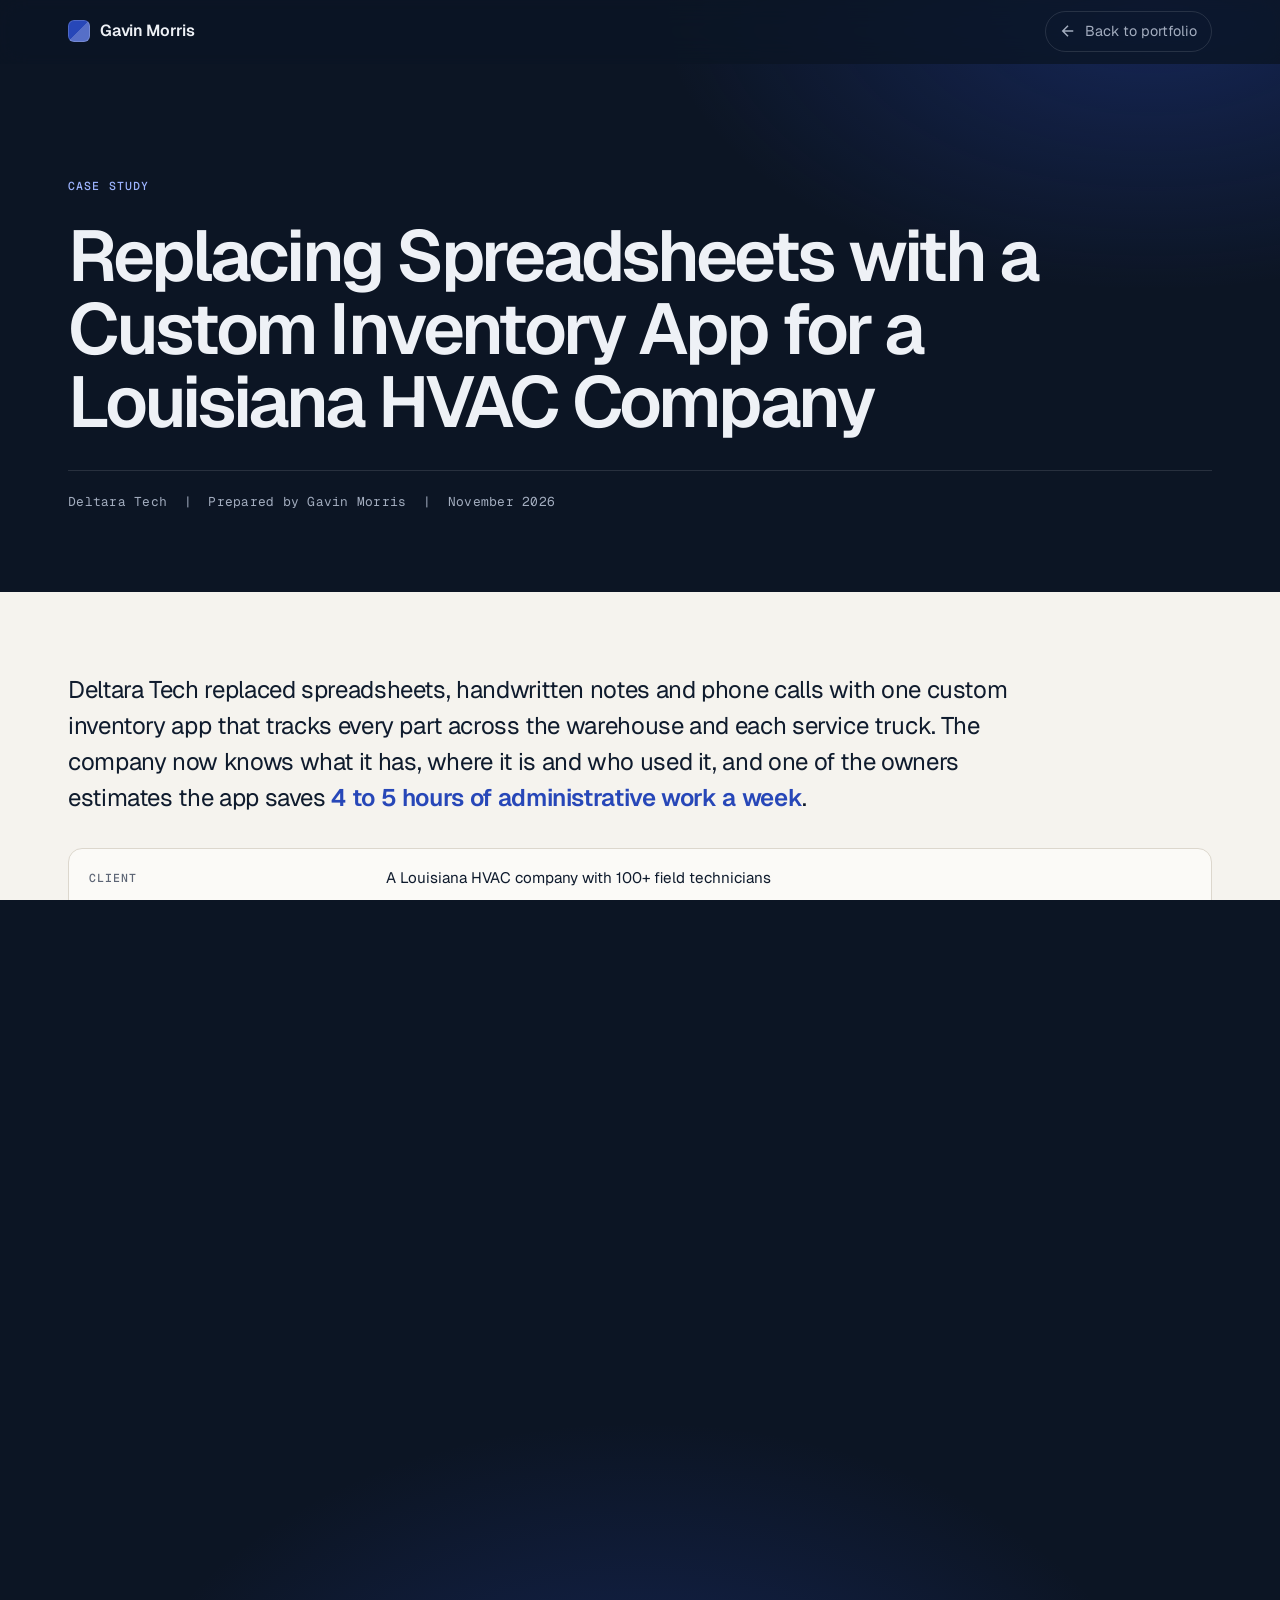
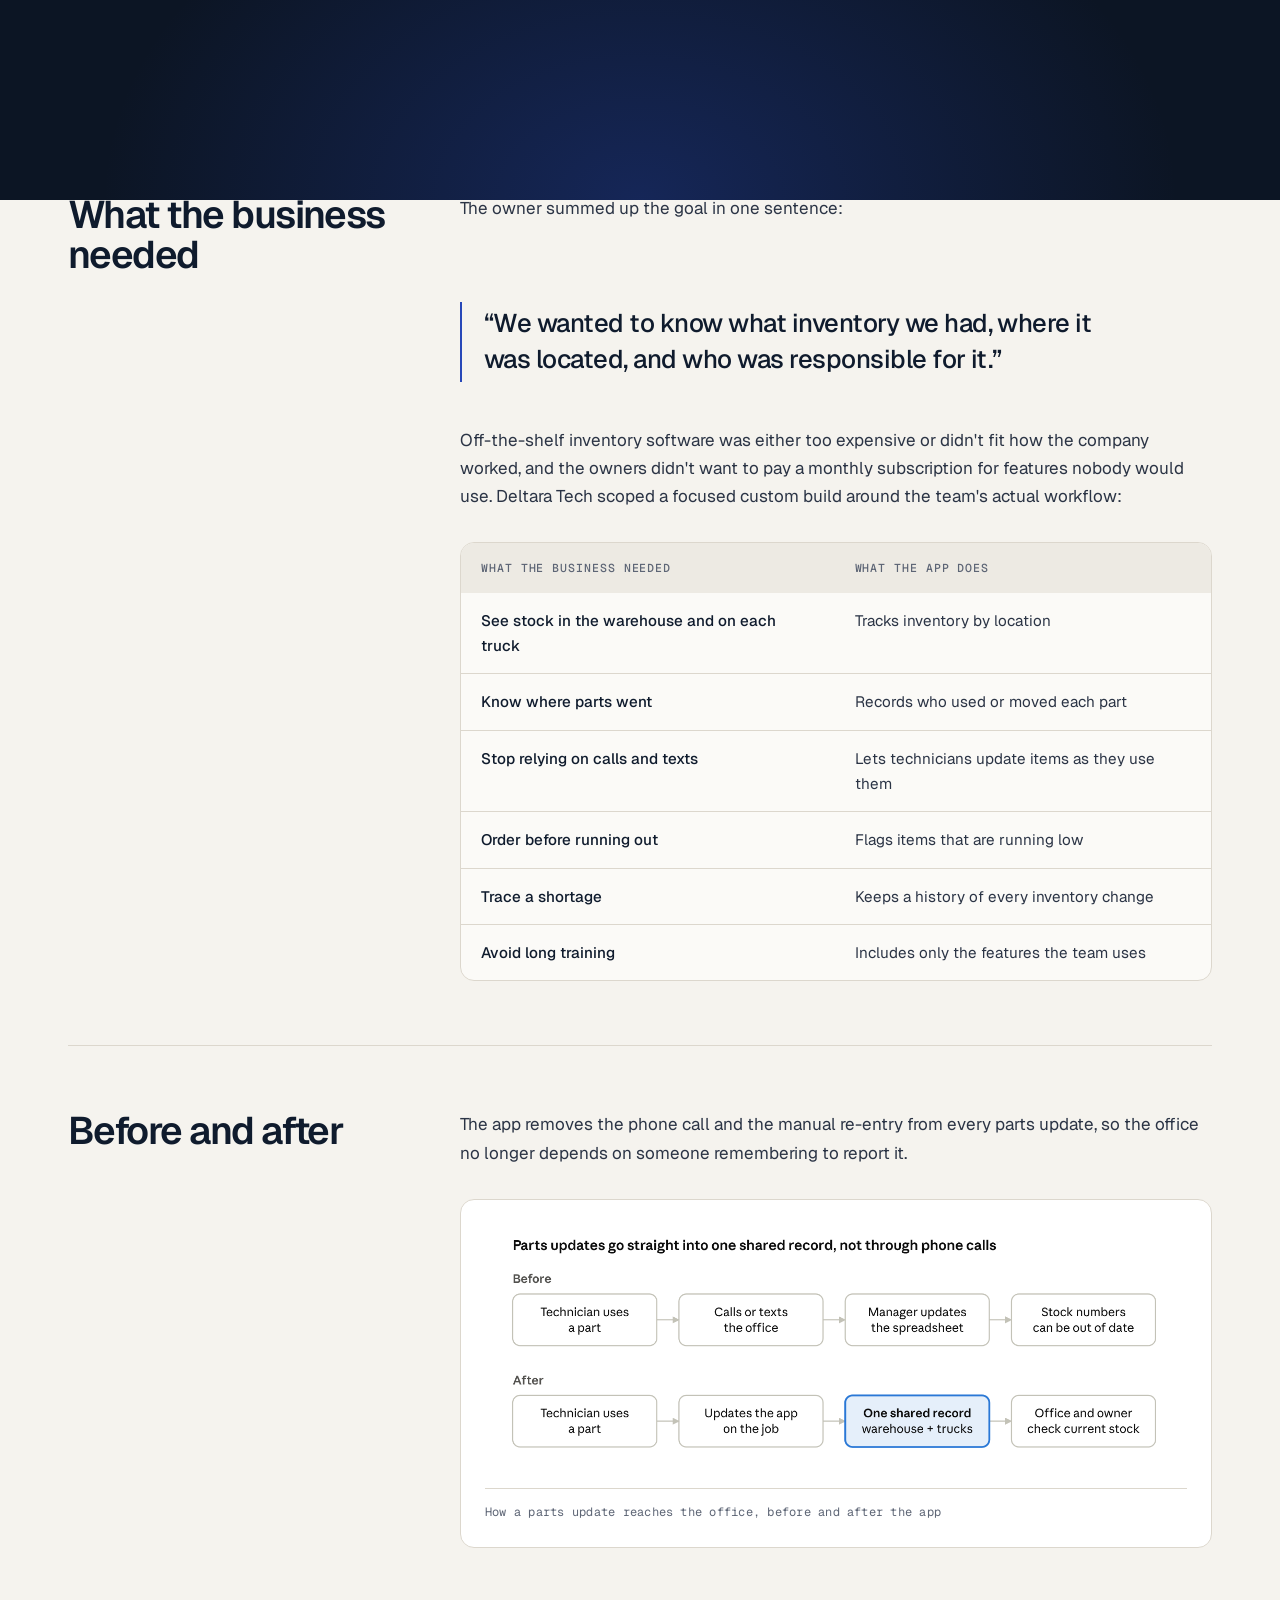
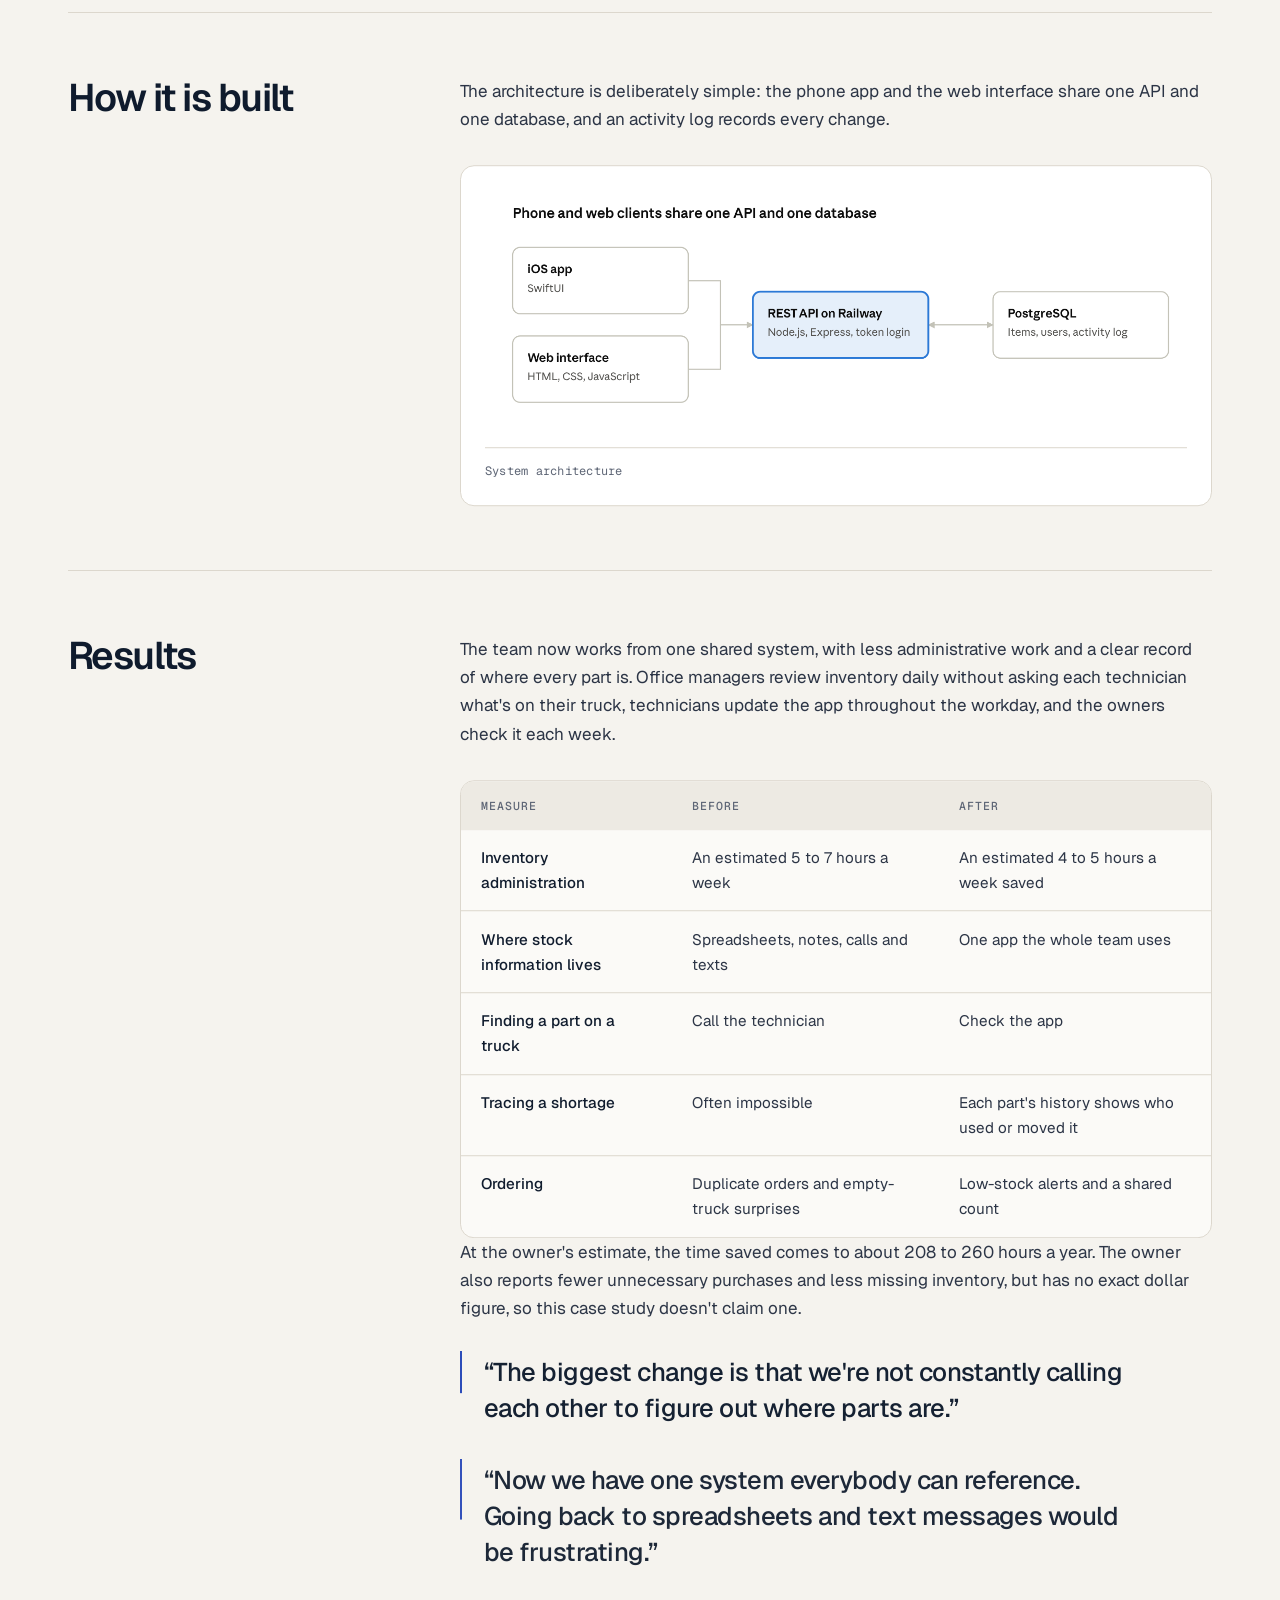
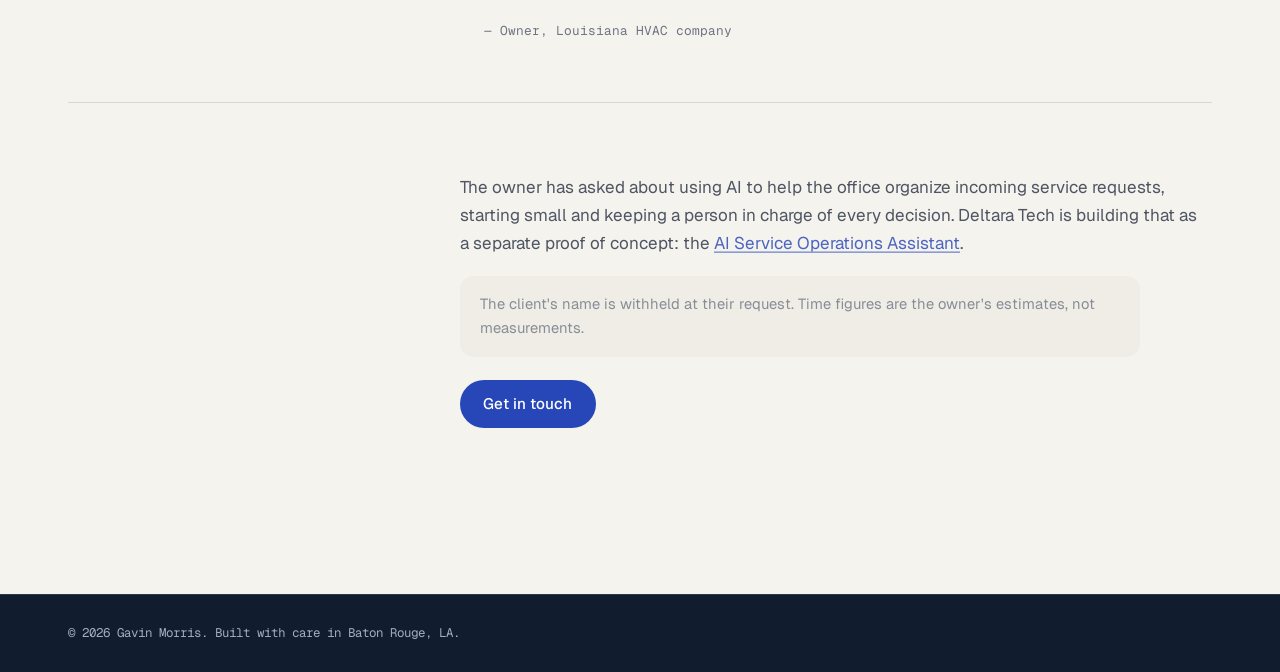
<file: case-study.html>
<!DOCTYPE html>
<html lang="en">
<head>
  <meta charset="UTF-8">
  <meta name="viewport" content="width=device-width, initial-scale=1.0">
  <meta name="description" content="Case study: Deltara Tech replaced spreadsheets and phone calls with a custom inventory app for a Louisiana HVAC company with 100+ field technicians.">
  <meta name="author" content="Gavin Morris">
  <meta name="theme-color" content="#0c1524">
  <title>Case Study: Custom Inventory App | Gavin Morris</title>
  <link rel="icon" href="favicon.svg" type="image/svg+xml">
  <link rel="preconnect" href="https://fonts.googleapis.com">
  <link rel="preconnect" href="https://fonts.gstatic.com" crossorigin>
  <link href="https://fonts.googleapis.com/css2?family=Geist:wght@300..700&family=Geist+Mono:wght@400;500&display=swap" rel="stylesheet">
  <link rel="stylesheet" href="assets/vendor/lenis-1.3.27/lenis.css">
  <link rel="stylesheet" href="styles.css">
  <script>
    /* Animations run for every visitor, whatever their OS motion setting.
       If the animation scripts fail to load, content is un-hidden after 2.5s. */
    (function (d) {
      var h = d.documentElement;
      h.classList.add("js");
      /* Arriving from a page transition? main.js lifts the curtain this page starts under. */
      var arriving = false;
      try { arriving = !!sessionStorage.getItem("gm-transition"); sessionStorage.removeItem("gm-transition"); } catch (e) {}
      {
        h.classList.add("motion");
        if (arriving) h.classList.add("curtain-in");
        setTimeout(function () { if (!h.classList.contains("motion-ready")) h.classList.remove("motion", "curtain-in"); }, 2500);
      }
    })(document);
  </script>
  <script src="assets/vendor/gsap-3.15.0/gsap.min.js" defer></script>
  <script src="assets/vendor/gsap-3.15.0/ScrollTrigger.min.js" defer></script>
  <script src="assets/vendor/gsap-3.15.0/SplitText.min.js" defer></script>
  <script src="assets/vendor/gsap-3.15.0/ScrambleTextPlugin.min.js" defer></script>
  <script src="assets/vendor/lenis-1.3.27/lenis.min.js" defer></script>
  <script src="effects.js" defer></script>
  <script src="main.js" defer></script>
</head>
<body class="page-case">
  <a class="skip-link" href="#main">Skip to main content</a>
  <div class="scroll-progress" aria-hidden="true"></div>

  <header class="nav" role="banner">
    <div class="nav-inner">
      <a href="index.html" class="logo"><span class="logo-mark" aria-hidden="true"></span>Gavin Morris</a>
      <a href="index.html#projects" class="case-back">
        <svg width="18" height="18" viewBox="0 0 24 24" fill="none" stroke="currentColor" stroke-width="2" aria-hidden="true" focusable="false"><path d="M19 12H5M12 19l-7-7 7-7"/></svg>
        Back to portfolio
      </a>
    </div>
  </header>

  <main id="main">
    <article class="case">
      <section id="case-top">
        <div class="case-hero theme-night">
          <div class="container">
            <span class="card-label" data-hero-item>Case study</span>
            <h1 class="case-title" data-case-title>Replacing Spreadsheets with a Custom Inventory App for a Louisiana HVAC Company</h1>
            <p class="case-byline" data-hero-item>Deltara Tech &nbsp;|&nbsp; Prepared by Gavin Morris &nbsp;|&nbsp; November 2026</p>
          </div>
        </div>

        <div class="container case-intro">
          <p class="case-lead" data-reveal>Deltara Tech replaced spreadsheets, handwritten notes and phone calls with one custom inventory app that tracks every part across the warehouse and each service truck. The company now knows what it has, where it is and who used it, and one of the owners estimates the app saves <strong>4 to 5 hours of administrative work a week</strong>.</p>

          <div class="table-wrap" data-reveal>
            <table class="case-facts">
              <tbody>
                <tr><th scope="row">Client</th><td>A Louisiana HVAC company with 100+ field technicians</td></tr>
                <tr><th scope="row">Users</th><td>Field technicians, office managers and owners</td></tr>
                <tr><th scope="row">Challenge</th><td>No reliable view of what parts the company had, where they were or where they went</td></tr>
                <tr><th scope="row">Solution</th><td>A custom inventory app tracking stock by location and by person, with low-stock alerts and a full activity history</td></tr>
                <tr><th scope="row">Result</th><td>An estimated 4 to 5 hours a week saved, fewer unnecessary purchases and faster tracing of shortages</td></tr>
                <tr><th scope="row">Status</th><td>In daily use</td></tr>
              </tbody>
            </table>
          </div>
        </div>
      </section>

      <div class="container case-body">
        <section id="challenge" class="case-section">
          <h2 data-split>The challenge</h2>
          <p data-reveal>The company's inventory numbers were only as good as the last manual update, and those updates didn't always happen. Technicians called or texted when they used parts from their trucks, and office staff entered the changes into spreadsheets and handwritten notes.</p>
          <p data-reveal>That created three problems:</p>
          <ul data-reveal>
            <li><strong>Staff time:</strong> updating spreadsheets, checking stock, calling technicians and working out what to order took an estimated 5 to 7 hours a week.</li>
            <li><strong>Wasted purchases and trips:</strong> the company sometimes bought parts it already had, or sent technicians to jobs expecting a part that wasn't in stock.</li>
            <li><strong>Unexplained shortages:</strong> when parts such as capacitors or contactors came up short, there was no reliable way to tell whether they had been used on a job or gone missing.</li>
          </ul>
        </section>

        <section id="needs" class="case-section">
          <h2 data-split>What the business needed</h2>
          <p data-reveal>The owner summed up the goal in one sentence:</p>
          <blockquote data-reveal>&ldquo;We wanted to know what inventory we had, where it was located, and who was responsible for it.&rdquo;</blockquote>
          <p data-reveal>Off-the-shelf inventory software was either too expensive or didn't fit how the company worked, and the owners didn't want to pay a monthly subscription for features nobody would use. Deltara Tech scoped a focused custom build around the team's actual workflow:</p>
          <div class="table-wrap" data-reveal>
            <table>
              <thead><tr><th scope="col">What the business needed</th><th scope="col">What the app does</th></tr></thead>
              <tbody>
                <tr><td>See stock in the warehouse and on each truck</td><td>Tracks inventory by location</td></tr>
                <tr><td>Know where parts went</td><td>Records who used or moved each part</td></tr>
                <tr><td>Stop relying on calls and texts</td><td>Lets technicians update items as they use them</td></tr>
                <tr><td>Order before running out</td><td>Flags items that are running low</td></tr>
                <tr><td>Trace a shortage</td><td>Keeps a history of every inventory change</td></tr>
                <tr><td>Avoid long training</td><td>Includes only the features the team uses</td></tr>
              </tbody>
            </table>
          </div>
        </section>

        <section id="before-after" class="case-section">
          <h2 data-split>Before and after</h2>
          <p data-reveal>The app removes the phone call and the manual re-entry from every parts update, so the office no longer depends on someone remembering to report it.</p>
          <figure data-reveal data-wipe>
            <img src="assets/case-study-before-after.png" width="1344" height="476" loading="lazy" alt="Before: a technician uses a part, calls or texts the office, the manager updates the spreadsheet, and stock numbers can be out of date. After: the technician uses a part, updates the app on the job, it goes into one shared record for the warehouse and trucks, and the office and owner check current stock.">
            <figcaption>How a parts update reaches the office, before and after the app</figcaption>
          </figure>
        </section>

        <section id="built" class="case-section">
          <h2 data-split>How it is built</h2>
          <p data-reveal>The architecture is deliberately simple: the phone app and the web interface share one API and one database, and an activity log records every change.</p>
          <figure data-reveal data-wipe>
            <img src="assets/case-study-architecture.png" width="1344" height="462" loading="lazy" alt="An iOS app built in SwiftUI and a web interface built with HTML, CSS and JavaScript both connect to a REST API on Railway, built with Node.js and Express with token login, which reads and writes a PostgreSQL database of items, users and an activity log.">
            <figcaption>System architecture</figcaption>
          </figure>
        </section>

        <section id="results" class="case-section">
          <h2 data-split>Results</h2>
          <p data-reveal>The team now works from one shared system, with less administrative work and a clear record of where every part is. Office managers review inventory daily without asking each technician what's on their truck, technicians update the app throughout the workday, and the owners check it each week.</p>
          <div class="table-wrap" data-reveal>
            <table>
              <thead><tr><th scope="col">Measure</th><th scope="col">Before</th><th scope="col">After</th></tr></thead>
              <tbody>
                <tr><td>Inventory administration</td><td>An estimated 5 to 7 hours a week</td><td>An estimated 4 to 5 hours a week saved</td></tr>
                <tr><td>Where stock information lives</td><td>Spreadsheets, notes, calls and texts</td><td>One app the whole team uses</td></tr>
                <tr><td>Finding a part on a truck</td><td>Call the technician</td><td>Check the app</td></tr>
                <tr><td>Tracing a shortage</td><td>Often impossible</td><td>Each part's history shows who used or moved it</td></tr>
                <tr><td>Ordering</td><td>Duplicate orders and empty-truck surprises</td><td>Low-stock alerts and a shared count</td></tr>
              </tbody>
            </table>
          </div>
          <p data-reveal>At the owner's estimate, the time saved comes to about 208 to 260 hours a year. The owner also reports fewer unnecessary purchases and less missing inventory, but has no exact dollar figure, so this case study doesn't claim one.</p>
          <blockquote data-reveal>&ldquo;The biggest change is that we're not constantly calling each other to figure out where parts are.&rdquo;</blockquote>
          <blockquote data-reveal>&ldquo;Now we have one system everybody can reference. Going back to spreadsheets and text messages would be frustrating.&rdquo;</blockquote>
          <p class="case-attribution" data-reveal>&mdash; Owner, Louisiana HVAC company</p>
        </section>

        <section id="next" class="case-section">
          <h2 data-split>What's next</h2>
          <p data-reveal>The owner has asked about using AI to help the office organize incoming service requests, starting small and keeping a person in charge of every decision. Deltara Tech is building that as a separate proof of concept: the <a href="https://github.com/Gavin-Morris-04/ai-service-ops-assistant" target="_blank" rel="noopener noreferrer">AI Service Operations Assistant</a>.</p>
          <p class="case-note" data-reveal>The client's name is withheld at their request. Time figures are the owner's estimates, not measurements.</p>
          <a href="index.html#contact" class="btn btn-primary" data-magnet>Get in touch</a>
        </section>
      </div>
    </article>
  </main>

  <footer class="footer theme-night">
    <div class="container footer-inner">
      <p>&copy; 2026 Gavin Morris. Built with care in Baton Rouge, LA.</p>
    </div>
  </footer>
</body>
</html>
</file>
<file: assets/vendor/lenis-1.3.27/lenis.css>
html.lenis,
html.lenis body {
  height: auto;
}

.lenis:not(.lenis-autoToggle).lenis-stopped {
  overflow: clip;
}

.lenis [data-lenis-prevent],
.lenis [data-lenis-prevent-wheel],
.lenis [data-lenis-prevent-touch],
.lenis [data-lenis-prevent-vertical],
.lenis [data-lenis-prevent-horizontal] {
  overscroll-behavior: contain;
}

.lenis.lenis-smooth iframe {
  pointer-events: none;
}

.lenis.lenis-autoToggle {
  transition-property: overflow;
  transition-duration: 1ms;
  transition-behavior: allow-discrete;
}
</file>
<file: styles.css>
/* Gavin Morris Portfolio — styles
   Identity: ink navy + warm paper, one cobalt accent. Type: Geist / Geist Mono. */

:root {
  /* Paper (light sections) */
  --paper: #f5f3ee;
  --paper-2: #edeae3;
  --card: #fbfaf7;
  --ink: #0f1b2d;
  --text: #2b3445;
  --muted: #5d6575;
  --rule: #dcd7cd;
  --rule-strong: #c4beb2;
  --accent: #2747b8;
  --accent-hover: #1d3797;
  --accent-wash: #e5eaf8;

  /* Night (dark sections) */
  --night: #0c1524;
  --night-2: #111c2f;
  --night-3: #18253c;
  --on-night: #eef1f6;
  --on-night-muted: #a3adbf;
  --night-rule: rgba(238, 241, 246, 0.12);
  --accent-night: #9db4ff;

  --ok: #43b47a;

  --font: "Geist", ui-sans-serif, system-ui, -apple-system, "Segoe UI", Roboto, sans-serif;
  --mono: "Geist Mono", ui-monospace, "SFMono-Regular", Menlo, Consolas, monospace;

  --gutter: clamp(16px, 4vw, 48px);
  --maxw: 1240px;
  --nav-h: 64px;
  --radius: 14px;
  --radius-lg: 20px;
  --ease: cubic-bezier(0.22, 1, 0.36, 1);
}

*, *::before, *::after { box-sizing: border-box; margin: 0; padding: 0; }

html {
  scroll-padding-top: calc(var(--nav-h) + 16px);
  -webkit-text-size-adjust: 100%;
  text-size-adjust: 100%;
}

html:not(.lenis) { scroll-behavior: smooth; }

body {
  font-family: var(--font);
  font-size: 1.0625rem;
  line-height: 1.65;
  color: var(--text);
  background: var(--paper);
  -webkit-font-smoothing: antialiased;
  -moz-osx-font-smoothing: grayscale;
  text-rendering: optimizeLegibility;
}

::selection { background: var(--accent); color: #fff; }

a { color: inherit; text-decoration: none; }
img { max-width: 100%; height: auto; display: block; }
button { font: inherit; color: inherit; background: none; border: 0; cursor: pointer; }
ul { list-style: none; }
svg { flex-shrink: 0; }
[hidden] { display: none !important; }

h1, h2, h3 { color: var(--ink); font-weight: 600; line-height: 1.1; letter-spacing: -0.025em; }

/* ---------- Focus ---------- */
:focus-visible {
  outline: 2px solid var(--accent);
  outline-offset: 3px;
  border-radius: 4px;
}
.theme-night :focus-visible,
.nav :focus-visible,
.mobile-drawer :focus-visible,
.back-top:focus-visible { outline-color: var(--accent-night); }
[tabindex="-1"]:focus { outline: none; }

.skip-link {
  position: fixed;
  top: 12px;
  left: 12px;
  z-index: 300;
  padding: 0.7rem 1.1rem;
  border-radius: 999px;
  background: var(--on-night);
  color: var(--night);
  font-weight: 500;
  font-size: 0.9rem;
  transform: translateY(-160%);
  transition: transform 0.2s var(--ease);
}
.skip-link:focus { transform: none; }

.sr-only {
  position: absolute !important;
  width: 1px; height: 1px;
  padding: 0; margin: -1px;
  overflow: hidden;
  clip: rect(0, 0, 0, 0);
  white-space: nowrap;
  border: 0;
}

/* ---------- Layout ---------- */
.container {
  width: 100%;
  max-width: var(--maxw);
  margin: 0 auto;
  padding: 0 var(--gutter);
}

.theme-night { background: var(--night); color: var(--on-night-muted); }
.theme-night h1, .theme-night h2, .theme-night h3 { color: var(--on-night); }

main { counter-reset: sec; overflow-x: clip; }

.section {
  position: relative;
  padding: clamp(4.5rem, 10vw, 8.5rem) 0;
  counter-increment: sec;
}
.band { background: var(--paper-2); }

/* ---------- Scroll progress ---------- */
.scroll-progress {
  position: fixed;
  top: 0; left: 0;
  width: 100%;
  height: 2px;
  z-index: 120;
  background: var(--accent-night);
  transform-origin: 0 50%;
  transform: scaleX(0);
}
html:not(.js) .scroll-progress { display: none; }

/* ---------- Nav ---------- */
.nav {
  position: fixed;
  inset: 0 0 auto 0;
  z-index: 100;
  height: var(--nav-h);
  color: var(--on-night);
  background: rgba(12, 21, 36, 0.82);
  -webkit-backdrop-filter: blur(14px) saturate(1.3);
  backdrop-filter: blur(14px) saturate(1.3);
  border-bottom: 1px solid transparent;
  transition: border-color 0.3s, background-color 0.3s;
}
.nav.is-scrolled { border-bottom-color: var(--night-rule); background: rgba(12, 21, 36, 0.92); }

.nav-inner {
  max-width: var(--maxw);
  height: 100%;
  margin: 0 auto;
  padding: 0 var(--gutter);
  display: flex;
  align-items: center;
  gap: 1.5rem;
}

.logo {
  display: inline-flex;
  align-items: center;
  gap: 0.65rem;
  font-weight: 600;
  font-size: 1rem;
  letter-spacing: -0.02em;
  white-space: nowrap;
}
.logo-mark {
  width: 22px; height: 22px;
  border-radius: 6px;
  background:
    linear-gradient(135deg, transparent 50%, rgba(255, 255, 255, 0.22) 50%),
    var(--accent);
  box-shadow: inset 0 0 0 1px rgba(255, 255, 255, 0.18);
}

.nav-links { display: flex; gap: 0.15rem; margin-left: auto; }
.nav-link {
  position: relative;
  padding: 0.45rem 0.8rem;
  border-radius: 999px;
  font-size: 0.9rem;
  color: var(--on-night-muted);
  transition: color 0.2s, background-color 0.2s;
}
.nav-link:hover { color: var(--on-night); background: rgba(255, 255, 255, 0.06); }
.nav-link.active { color: var(--on-night); }
.nav-link.active::after {
  content: "";
  position: absolute;
  left: 50%; bottom: 0.15rem;
  width: 4px; height: 4px;
  margin-left: -2px;
  border-radius: 50%;
  background: var(--accent-night);
}

.nav-cta {
  display: inline-flex;
  align-items: center;
  height: 38px;
  padding: 0 1rem;
  border-radius: 999px;
  font-size: 0.875rem;
  font-weight: 500;
  color: var(--night);
  background: var(--on-night);
  transition: background-color 0.2s;
  white-space: nowrap;
}
.nav-cta:hover { background: #fff; }

.case-back {
  margin-left: auto;
  display: inline-flex;
  align-items: center;
  gap: 0.5rem;
  font-size: 0.9rem;
  color: var(--on-night-muted);
  padding: 0.45rem 0.85rem;
  border-radius: 999px;
  border: 1px solid var(--night-rule);
  transition: color 0.2s, border-color 0.2s;
  white-space: nowrap;
}
.case-back:hover { color: var(--on-night); border-color: rgba(238, 241, 246, 0.3); }

.menu-toggle {
  display: none;
  margin-left: auto;
  width: 44px; height: 44px;
  border-radius: 999px;
  position: relative;
}
.menu-toggle-bar {
  position: absolute;
  left: 12px; right: 12px;
  height: 1.5px;
  background: currentColor;
  transition: transform 0.3s var(--ease);
}
.menu-toggle-bar:first-child { top: 18px; }
.menu-toggle-bar:last-child { top: 25px; }
.menu-toggle[aria-expanded="true"] .menu-toggle-bar:first-child { transform: translateY(3.5px) rotate(45deg); }
.menu-toggle[aria-expanded="true"] .menu-toggle-bar:last-child { transform: translateY(-3.5px) rotate(-45deg); }

.mobile-drawer {
  position: fixed;
  top: var(--nav-h);
  left: 0; right: 0;
  z-index: 99;
  display: flex;
  flex-direction: column;
  padding: 0.75rem var(--gutter) 1.75rem;
  background: var(--night);
  border-bottom: 1px solid var(--night-rule);
  box-shadow: 0 30px 60px rgba(0, 0, 0, 0.35);
}
.mobile-drawer .nav-link {
  font-size: 1.5rem;
  font-weight: 500;
  letter-spacing: -0.02em;
  padding: 0.65rem 0;
  border-radius: 0;
  color: var(--on-night);
  border-bottom: 1px solid var(--night-rule);
}
.mobile-drawer .nav-link:hover { background: none; color: var(--accent-night); }
.mobile-drawer .nav-link.active { color: var(--accent-night); }
.mobile-drawer .nav-link.active::after { display: none; }

/* ---------- Buttons & links ---------- */
.btn {
  display: inline-flex;
  align-items: center;
  justify-content: center;
  gap: 0.6rem;
  min-height: 48px;
  padding: 0.75rem 1.4rem;
  border-radius: 999px;
  font-size: 0.95rem;
  font-weight: 500;
  line-height: 1.2;
  border: 1px solid transparent;
  transition: background-color 0.25s, color 0.25s, border-color 0.25s;
}
.btn svg { transition: transform 0.3s var(--ease); }
.btn:hover svg { transform: translateX(3px); }

.btn-primary { background: var(--accent); color: #fff; }
.btn-primary:hover { background: var(--accent-hover); }
.theme-night .btn-primary { background: var(--on-night); color: var(--night); }
.theme-night .btn-primary:hover { background: #fff; }

.btn-outline { border-color: var(--rule-strong); color: var(--ink); }
.btn-outline:hover { border-color: var(--ink); }
.theme-night .btn-outline { border-color: rgba(238, 241, 246, 0.28); color: var(--on-night); }
.theme-night .btn-outline:hover { border-color: var(--on-night); background: rgba(255, 255, 255, 0.05); }

.btn-lg { min-height: 56px; padding: 0.9rem 1.8rem; font-size: 1.05rem; }

.project-link {
  display: inline-flex;
  align-items: center;
  gap: 0.4rem;
  font-weight: 500;
  font-size: 0.95rem;
  color: var(--accent);
  background-image: linear-gradient(currentColor, currentColor);
  background-size: 0% 1px;
  background-position: 0 100%;
  background-repeat: no-repeat;
  transition: background-size 0.35s var(--ease);
}
.project-link:hover { background-size: 100% 1px; }
.project-link svg { transition: transform 0.3s var(--ease); }
.project-link:hover svg { transform: translateX(3px); }
.theme-night .project-link { color: var(--accent-night); }

/* ---------- Section heads ---------- */
.sec-head {
  display: grid;
  grid-template-columns: repeat(12, minmax(0, 1fr));
  column-gap: 2rem;
  align-items: end;
  margin-bottom: clamp(2.5rem, 5vw, 4rem);
}

.eyebrow {
  grid-column: 1 / -1;
  display: flex;
  align-items: center;
  gap: 0.85rem;
  margin-bottom: 1.5rem;
  font-family: var(--mono);
  font-size: 0.75rem;
  font-weight: 500;
  letter-spacing: 0.1em;
  text-transform: uppercase;
  color: var(--muted);
}
.eyebrow::before {
  content: counter(sec, decimal-leading-zero);
  content: counter(sec, decimal-leading-zero) / "";
  color: var(--accent);
}
.eyebrow::after {
  content: "";
  flex: 1;
  height: 1px;
  background: var(--rule);
  transform-origin: 0 50%;
  transform: scaleX(var(--rule-scale, 1));
}
.theme-night .eyebrow { color: var(--on-night-muted); }
.theme-night .eyebrow::before { color: var(--accent-night); }
.theme-night .eyebrow::after { background: var(--night-rule); }

.sec-title {
  grid-column: 1 / span 6;
  font-size: clamp(2.6rem, 6.4vw, 5rem);
  line-height: 0.98;
  letter-spacing: -0.05em;
  font-weight: 600;
}

.sec-desc {
  grid-column: 8 / -1;
  font-size: 1.0625rem;
  color: var(--muted);
  max-width: 52ch;
}
.sec-desc-lg {
  grid-column: 7 / -1;
  font-size: 1.125rem;
  color: var(--text);
  max-width: none;
}
.theme-night .sec-desc { color: var(--on-night-muted); }

.sec-head-stacked .sec-title { grid-column: 1 / -1; }

.statement {
  grid-column: 1 / span 10;
  margin-top: clamp(1.75rem, 3vw, 2.5rem);
  font-size: clamp(1.6rem, 3.3vw, 2.75rem);
  line-height: 1.2;
  letter-spacing: -0.03em;
  font-weight: 500;
  color: var(--ink);
}
.scroll-reveal-word, .scroll-reveal-piece { display: inline-block; }

/* SplitText masks get breathing room so descenders are not clipped mid-animation */
.split-word-mask { padding: 0 0.06em 0.16em; margin: 0 -0.06em -0.16em; }

/* ---------- Hero ---------- */
.hero {
  position: relative;
  min-height: 100vh;
  min-height: 100svh;
  display: flex;
  align-items: flex-end;
  padding: calc(var(--nav-h) + clamp(3rem, 8vh, 6rem)) 0 clamp(2rem, 5vh, 3.5rem);
  overflow: hidden;
  isolation: isolate;
}
.hero::before {
  content: "";
  position: absolute;
  inset: 0;
  z-index: -2;
  background:
    radial-gradient(60% 55% at 85% 0%, rgba(39, 71, 184, 0.32), transparent 70%),
    radial-gradient(45% 40% at 0% 100%, rgba(39, 71, 184, 0.14), transparent 70%),
    var(--night);
}
.hero::after {
  content: "";
  position: absolute;
  inset: auto 0 0 0;
  height: 40%;
  z-index: -1;
  pointer-events: none;
  background: linear-gradient(to top, var(--night) 10%, transparent);
}
.hero-canvas { position: absolute; inset: 0; z-index: -1; }
.hero-canvas canvas { display: block; width: 100%; height: 100%; }

.hero-inner { position: relative; }

.hero-badge {
  display: inline-flex;
  align-items: center;
  gap: 0.6rem;
  padding: 0.45rem 0.95rem 0.45rem 0.8rem;
  border: 1px solid var(--night-rule);
  border-radius: 999px;
  background: rgba(255, 255, 255, 0.04);
  font-family: var(--mono);
  font-size: 0.78rem;
  letter-spacing: 0.02em;
  color: var(--on-night);
}
.status-dot {
  position: relative;
  width: 8px; height: 8px;
  border-radius: 50%;
  background: var(--ok);
}
.status-dot::after {
  content: "";
  position: absolute;
  inset: -4px;
  border-radius: 50%;
  border: 1px solid var(--ok);
  opacity: 0;
  animation: ping 2.6s var(--ease) infinite;
}
@keyframes ping {
  0% { transform: scale(0.6); opacity: 0.8; }
  80%, 100% { transform: scale(1.6); opacity: 0; }
}

.hero-title {
  margin: clamp(1.25rem, 3vh, 2rem) 0 clamp(2rem, 5vh, 3rem);
  font-size: clamp(4rem, 17vw, 14rem);
  line-height: 0.84;
  letter-spacing: -0.065em;
  font-weight: 600;
  color: var(--on-night);
}
.hero-title .line { display: block; }
.hero-title .line-accent { color: var(--accent-night); padding-left: 0.04em; }

.hero-grid {
  position: relative;
  display: grid;
  grid-template-columns: repeat(12, minmax(0, 1fr));
  column-gap: 2rem;
  row-gap: 1.25rem;
  padding-top: 1.75rem;
}
.hero-grid::before {
  content: "";
  position: absolute;
  top: 0; left: 0; right: 0;
  height: 1px;
  background: var(--night-rule);
  transform-origin: 0 50%;
  transform: scaleX(var(--rule-scale, 1));
}
.hero-title .line { will-change: transform; }
.hero-role {
  grid-column: 1 / span 4;
  font-family: var(--mono);
  font-size: 0.78rem;
  line-height: 1.7;
  letter-spacing: 0.08em;
  text-transform: uppercase;
  color: var(--on-night-muted);
}
.hero-copy { grid-column: 6 / -1; }
.hero-bio {
  font-size: clamp(1.1rem, 1.55vw, 1.3rem);
  line-height: 1.55;
  color: var(--on-night);
  max-width: 44ch;
}
.hero-actions { display: flex; flex-wrap: wrap; gap: 0.75rem; margin-top: 1.75rem; }

.hero-contact {
  display: flex;
  flex-wrap: wrap;
  gap: 0.5rem 1.75rem;
  margin-top: clamp(2rem, 5vh, 3.25rem);
  padding-right: 4rem;
}
.hero-contact a {
  display: inline-flex;
  align-items: center;
  gap: 0.5rem;
  padding: 0.25rem 0;
  font-family: var(--mono);
  font-size: 0.82rem;
  color: var(--on-night-muted);
  transition: color 0.2s;
}
.hero-contact a:hover { color: var(--on-night); }
.hero-contact svg { width: 15px; height: 15px; }

.scroll-hint {
  position: absolute;
  right: var(--gutter);
  bottom: 0;
  width: 48px; height: 48px;
  display: grid;
  place-items: center;
  border-radius: 50%;
  border: 1px solid var(--night-rule);
  color: var(--on-night);
  transition: border-color 0.2s, background-color 0.2s;
}
.scroll-hint:hover { border-color: rgba(238, 241, 246, 0.4); background: rgba(255, 255, 255, 0.05); }

/* ---------- About ---------- */
.card-label {
  display: block;
  font-family: var(--mono);
  font-size: 0.72rem;
  font-weight: 500;
  letter-spacing: 0.1em;
  text-transform: uppercase;
  color: var(--accent-night);
  margin-bottom: 1.25rem;
}

.about-grid {
  display: grid;
  grid-template-columns: 5fr 7fr;
  gap: 1.25rem;
  margin-bottom: clamp(3rem, 6vw, 5rem);
}

.edu-card {
  display: flex;
  flex-direction: column;
  padding: clamp(1.5rem, 3vw, 2.25rem);
  border-radius: var(--radius-lg);
  background:
    radial-gradient(80% 60% at 100% 0%, rgba(39, 71, 184, 0.35), transparent 70%),
    var(--night);
}
.edu-school { font-size: clamp(1.6rem, 2.6vw, 2.1rem); letter-spacing: -0.035em; }
.edu-degree { margin-top: 0.75rem; color: var(--on-night); }
.edu-minor { color: var(--on-night-muted); }
.edu-meta {
  display: flex;
  flex-wrap: wrap;
  gap: 0.5rem 1.25rem;
  margin-top: auto;
  padding-top: 2rem;
  font-family: var(--mono);
  font-size: 0.8rem;
  color: var(--on-night-muted);
}
.edu-meta span { display: inline-flex; align-items: center; gap: 0.45rem; }
.edu-meta svg { color: var(--accent-night); }

.stats-row {
  display: grid;
  grid-template-columns: repeat(2, minmax(0, 1fr));
  border: 1px solid var(--rule);
  border-radius: var(--radius-lg);
  background: var(--card);
  overflow: hidden;
}
.stat-card {
  padding: clamp(1.25rem, 2.6vw, 2rem);
  display: flex;
  flex-direction: column;
  justify-content: space-between;
  min-height: 150px;
}
.stat-card:nth-child(odd) { border-right: 1px solid var(--rule); }
.stat-card:nth-child(-n + 2) { border-bottom: 1px solid var(--rule); }
.stat-num {
  font-size: clamp(2.6rem, 5.2vw, 4.25rem);
  font-weight: 600;
  line-height: 1;
  letter-spacing: -0.055em;
  color: var(--ink);
  font-variant-numeric: tabular-nums;
}
.stat-label {
  margin-top: 1rem;
  font-family: var(--mono);
  font-size: 0.75rem;
  letter-spacing: 0.08em;
  text-transform: uppercase;
  color: var(--muted);
}

.fit-grid {
  display: grid;
  grid-template-columns: repeat(3, minmax(0, 1fr));
  gap: 2rem;
  counter-reset: fit;
}
.fit-card {
  counter-increment: fit;
  padding-top: 1.5rem;
  border-top: 1px solid var(--ink);
}
.fit-card::before {
  content: counter(fit, decimal-leading-zero);
  content: counter(fit, decimal-leading-zero) / "";
  display: block;
  margin-bottom: 1.25rem;
  font-family: var(--mono);
  font-size: 0.75rem;
  color: var(--accent);
}
.fit-title { font-size: 1.3rem; letter-spacing: -0.025em; }
.fit-role { margin-top: 0.4rem; font-weight: 500; color: var(--accent); font-size: 0.95rem; }
.fit-desc { margin-top: 0.9rem; color: var(--muted); font-size: 0.98rem; }

/* ---------- Spotlight card (React Bits port) ---------- */
.spotlight-card { position: relative; isolation: isolate; overflow: hidden; }
.spotlight-card__light,
.spotlight-card__border,
.spotlight-card__edge {
  position: absolute;
  inset: 0;
  border-radius: inherit;
  pointer-events: none;
}
.spotlight-card__light { z-index: -1; opacity: 0; }
.spotlight-card__border,
.spotlight-card__edge {
  z-index: 1;
  padding: 1px;
  -webkit-mask: linear-gradient(#000 0 0) content-box, linear-gradient(#000 0 0);
  -webkit-mask-composite: xor;
  mask: linear-gradient(#000 0 0) content-box exclude, linear-gradient(#000 0 0);
}
.spotlight-card__border { background: var(--spotlight-border, var(--rule)); }
.spotlight-card__edge { opacity: 0; }

/* ---------- Featured ---------- */
.featured-grid {
  display: grid;
  grid-template-columns: repeat(2, minmax(0, 1fr));
  gap: 1.25rem;
}
.featured-card {
  display: flex;
  flex-direction: column;
  padding: clamp(1.5rem, 3.2vw, 2.75rem);
  border-radius: var(--radius-lg);
  background: var(--card);
  box-shadow: 0 1px 2px rgba(15, 27, 45, 0.04), 0 24px 48px -32px rgba(15, 27, 45, 0.25);
}
.featured-card:not(.spotlight-card) { border: 1px solid var(--rule); }
.featured-card.card-night {
  background:
    radial-gradient(70% 60% at 100% 0%, rgba(39, 71, 184, 0.4), transparent 70%),
    var(--night);
  --spotlight-border: var(--night-rule);
}
.featured-card.card-night:not(.spotlight-card) { border-color: var(--night-rule); }
.featured-kind {
  display: inline-flex;
  align-items: center;
  gap: 0.55rem;
  font-family: var(--mono);
  font-size: 0.72rem;
  font-weight: 500;
  letter-spacing: 0.1em;
  text-transform: uppercase;
  color: var(--accent);
}
.featured-kind::before { content: ""; width: 7px; height: 7px; border-radius: 2px; background: currentColor; }
.card-night .featured-kind { color: var(--accent-night); }
.featured-card h3 {
  margin: 1.25rem 0 0.9rem;
  font-size: clamp(1.5rem, 2.5vw, 2.1rem);
  line-height: 1.08;
  letter-spacing: -0.035em;
  max-width: 20ch;
}
.featured-card > p { color: var(--muted); max-width: 52ch; }
.card-night > p { color: var(--on-night-muted); }
.featured-metrics {
  display: grid;
  grid-template-columns: repeat(3, minmax(0, 1fr));
  gap: 1rem;
  margin-top: auto;
  padding: 1.5rem 0;
  border-top: 1px solid var(--rule);
  border-bottom: 1px solid var(--rule);
  font-size: 0.85rem;
  line-height: 1.45;
  color: var(--muted);
}
.featured-card > p { margin-bottom: 2rem; }
.card-night .featured-metrics { border-color: var(--night-rule); color: var(--on-night-muted); }
.featured-metrics strong {
  display: block;
  margin-bottom: 0.4rem;
  font-size: clamp(1.35rem, 2.2vw, 1.75rem);
  font-weight: 600;
  letter-spacing: -0.035em;
  line-height: 1.1;
  color: var(--ink);
}
.card-night .featured-metrics strong { color: var(--on-night); }
.featured-card .project-link { margin-top: 1.5rem; align-self: flex-start; }

/* ---------- Experience timeline ---------- */
.timeline { position: relative; padding-left: clamp(1.75rem, 4vw, 3rem); }
.timeline-rail {
  position: absolute;
  top: 0; bottom: 0;
  left: 5px;
  width: 2px;
  background: var(--rule);
  border-radius: 2px;
  overflow: hidden;
}
.timeline-fill {
  position: absolute;
  inset: 0;
  background: var(--accent);
  transform-origin: 50% 0;
}
.motion .timeline-fill { transform: scaleY(0); }

.exp-card {
  position: relative;
  display: grid;
  grid-template-columns: minmax(0, 3fr) minmax(0, 9fr);
  column-gap: 2rem;
  padding: clamp(1.75rem, 3.5vw, 2.75rem) 0;
  border-bottom: 1px solid var(--rule);
}
.exp-card:first-of-type { padding-top: 0.25rem; }
.exp-card:last-child { border-bottom: 0; }
.exp-card::before {
  content: "";
  position: absolute;
  left: calc(-1 * clamp(1.75rem, 4vw, 3rem));
  top: calc(clamp(1.75rem, 3.5vw, 2.75rem) + 0.45rem);
  width: 12px; height: 12px;
  border-radius: 50%;
  background: var(--paper);
  border: 2px solid var(--rule-strong);
  transition: background-color 0.3s, border-color 0.3s, box-shadow 0.3s;
}
.exp-card:first-of-type::before { top: 0.7rem; }
.exp-card.is-active::before,
html:not(.motion) .exp-card::before {
  background: var(--accent);
  border-color: var(--accent);
  box-shadow: 0 0 0 4px var(--accent-wash);
}

.exp-date {
  grid-column: 1;
  grid-row: 1 / span 8;
  padding-top: 0.35rem;
  font-family: var(--mono);
  font-size: 0.8rem;
  letter-spacing: 0.02em;
  color: var(--muted);
}
.exp-card > :not(.exp-date) { grid-column: 2; }
.exp-role { font-size: clamp(1.35rem, 2.2vw, 1.7rem); letter-spacing: -0.03em; }
.exp-company { margin-top: 0.3rem; font-weight: 500; color: var(--accent); }
.exp-tag {
  justify-self: start;
  margin-top: 0.85rem;
  padding: 0.3rem 0.7rem;
  border: 1px solid var(--rule-strong);
  border-radius: 999px;
  font-family: var(--mono);
  font-size: 0.7rem;
  letter-spacing: 0.08em;
  text-transform: uppercase;
  color: var(--ink);
  background: var(--card);
}
.exp-bullets { margin-top: 1.1rem; display: grid; gap: 0.6rem; max-width: 72ch; }
.exp-bullets li { position: relative; padding-left: 1.4rem; color: var(--text); font-size: 0.98rem; }
.exp-bullets li::before {
  content: "";
  position: absolute;
  left: 0; top: 0.78em;
  width: 9px; height: 1px;
  background: var(--accent);
}
.case-link { justify-self: start; margin-top: 1.4rem; }

/* ---------- Projects ---------- */
.filter-bar {
  display: inline-flex;
  flex-wrap: wrap;
  gap: 4px;
  padding: 4px;
  margin-bottom: 2rem;
  border: 1px solid var(--rule);
  border-radius: 999px;
  background: var(--card);
}
.filter-btn {
  min-height: 40px;
  padding: 0.55rem 1.15rem;
  border-radius: 999px;
  font-size: 0.875rem;
  font-weight: 500;
  color: var(--muted);
  transition: background-color 0.25s, color 0.25s;
}
.filter-btn:hover { color: var(--ink); }
.filter-btn[aria-pressed="true"] { background: var(--ink); color: var(--paper); }

.projects-grid {
  position: relative;
  display: grid;
  grid-template-columns: repeat(2, minmax(0, 1fr));
  gap: 1.25rem;
}
.project-card {
  display: flex;
  flex-direction: column;
  padding: clamp(1.4rem, 2.8vw, 2.25rem);
  border-radius: var(--radius-lg);
  background: var(--card);
}
.project-card:not(.spotlight-card) { border: 1px solid var(--rule); }
.project-meta {
  display: flex;
  justify-content: space-between;
  gap: 1rem;
  font-family: var(--mono);
  font-size: 0.72rem;
  letter-spacing: 0.08em;
  text-transform: uppercase;
  color: var(--muted);
}
.project-cat { color: var(--accent); }
.project-name {
  margin: 1.1rem 0 0.85rem;
  font-size: clamp(1.4rem, 2.2vw, 1.75rem);
  letter-spacing: -0.035em;
}
.project-role {
  margin: -0.4rem 0 0.85rem;
  font-family: var(--mono);
  font-size: 0.78rem;
  letter-spacing: 0.04em;
  color: var(--muted);
}
.project-why {
  padding-left: 1rem;
  border-left: 2px solid var(--accent);
  color: var(--ink);
  font-size: 1rem;
}
.project-bullets { margin-top: 1.25rem; display: grid; gap: 0.55rem; }
.project-bullets li {
  position: relative;
  padding-left: 1.25rem;
  font-size: 0.92rem;
  line-height: 1.6;
  color: var(--muted);
}
.project-bullets li::before {
  content: "";
  position: absolute;
  left: 0; top: 0.75em;
  width: 7px; height: 1px;
  background: var(--rule-strong);
}
.project-links {
  display: flex;
  flex-wrap: wrap;
  gap: 0.75rem 1.5rem;
  margin-top: auto;
  padding-top: 1.5rem;
}

/* ---------- Skills ---------- */
.skills-grid {
  display: grid;
  grid-template-columns: repeat(2, minmax(0, 1fr));
  border-top: 1px solid var(--ink);
}
.skill-group { padding: 2rem 2rem 2.25rem 0; border-bottom: 1px solid var(--rule); }
.skill-group:nth-child(even) { padding-left: 2rem; padding-right: 0; border-left: 1px solid var(--rule); }
.skill-group h3 { font-size: 1.15rem; margin-bottom: 1.25rem; }
.skill-tags { display: flex; flex-wrap: wrap; gap: 0.5rem; }
.skill-tag {
  padding: 0.38rem 0.8rem;
  border: 1px solid var(--rule);
  border-radius: 999px;
  background: var(--card);
  font-size: 0.86rem;
  color: var(--text);
  transition: border-color 0.2s, color 0.2s;
}
.skill-tag:hover { border-color: var(--ink); color: var(--ink); }

/* ---------- Certifications ---------- */
.cert-list { border-top: 1px solid var(--ink); }
.cert-item {
  position: relative;
  display: grid;
  grid-template-columns: minmax(0, 3fr) minmax(0, 6fr) minmax(0, 3fr);
  gap: 0.35rem 2rem;
  align-items: baseline;
  padding: 1.5rem 0;
  border-bottom: 1px solid var(--rule);
}
.cert-item::before {
  content: "";
  position: absolute;
  left: 0; bottom: -1px;
  width: 100%; height: 1px;
  background: var(--accent);
  transform: scaleX(0);
  transform-origin: 0 50%;
  transition: transform 0.5s var(--ease);
}
.cert-item:hover::before { transform: scaleX(1); }
.cert-issuer {
  font-family: var(--mono);
  font-size: 0.75rem;
  letter-spacing: 0.08em;
  text-transform: uppercase;
  color: var(--muted);
}
.cert-name { font-size: 1.15rem; font-weight: 500; letter-spacing: -0.015em; color: var(--ink); }
.cert-credential {
  justify-self: end;
  text-align: right;
  font-family: var(--mono);
  font-size: 0.78rem;
  color: var(--muted);
}
.cert-credential a { color: var(--accent); text-decoration: underline; text-underline-offset: 3px; }

/* ---------- Involvement ---------- */
.involve-grid {
  display: grid;
  grid-template-columns: repeat(3, minmax(0, 1fr));
  gap: 1.25rem;
}
.involve-card {
  padding: 1.75rem;
  border: 1px solid var(--rule);
  border-radius: var(--radius-lg);
  background: var(--card);
  transition: border-color 0.3s;
}
.involve-card:hover { border-color: var(--rule-strong); }
.involve-icon {
  width: 44px; height: 44px;
  display: grid;
  place-items: center;
  border-radius: 12px;
  background: var(--accent-wash);
  color: var(--accent);
  margin-bottom: 1.5rem;
}
.involve-icon svg { width: 20px; height: 20px; }
.involve-org { font-size: 1.2rem; letter-spacing: -0.025em; }
.involve-role { margin-top: 0.35rem; font-size: 0.92rem; font-weight: 500; color: var(--accent); }
.involve-desc { margin-top: 0.85rem; font-size: 0.95rem; color: var(--muted); }

/* ---------- Contact ---------- */
.contact {
  background:
    radial-gradient(55% 50% at 100% 100%, rgba(39, 71, 184, 0.3), transparent 70%),
    var(--night);
}
.contact .sec-title { font-size: clamp(3.25rem, 10vw, 8rem); grid-column: 1 / span 7; }
.contact .sec-desc { grid-column: 8 / -1; }

.contact-grid {
  display: grid;
  grid-template-columns: repeat(2, minmax(0, 1fr));
  column-gap: 2.5rem;
  border-top: 1px solid var(--night-rule);
}
.contact-card {
  position: relative;
  display: grid;
  grid-template-columns: auto minmax(0, 1fr) auto;
  grid-template-rows: auto auto;
  column-gap: 1.1rem;
  align-items: center;
  padding: 1.6rem 0;
  border-bottom: 1px solid var(--night-rule);
  color: var(--on-night);
}
.contact-card > svg {
  grid-row: 1 / span 2;
  width: 42px; height: 42px;
  padding: 11px;
  border-radius: 50%;
  border: 1px solid var(--night-rule);
  color: var(--accent-night);
  transition: border-color 0.3s, background-color 0.3s;
}
.contact-type {
  grid-column: 2;
  font-family: var(--mono);
  font-size: 0.72rem;
  letter-spacing: 0.1em;
  text-transform: uppercase;
  color: var(--on-night-muted);
}
.contact-val {
  grid-column: 2;
  font-size: clamp(1.05rem, 1.9vw, 1.4rem);
  font-weight: 500;
  letter-spacing: -0.02em;
  overflow-wrap: anywhere;
  transition: color 0.25s;
}
.contact-arrow {
  grid-column: 3;
  grid-row: 1 / span 2;
  width: 22px; height: 22px;
  color: var(--on-night-muted);
  transition: transform 0.35s var(--ease), color 0.25s;
}
.contact-arrow svg { display: block; width: 100%; height: 100%; }
.contact-card:hover .contact-val { color: var(--accent-night); }
.contact-card:hover .contact-arrow { color: var(--accent-night); transform: translate(3px, -3px); }
.contact-card:hover > svg { border-color: rgba(157, 180, 255, 0.45); background: rgba(157, 180, 255, 0.08); }

.contact-cta { margin-top: clamp(2.5rem, 5vw, 3.5rem); }

/* ---------- Footer ---------- */
.footer { background: var(--night-2); border-top: 1px solid var(--night-rule); }
.footer-inner {
  display: flex;
  flex-wrap: wrap;
  align-items: center;
  justify-content: space-between;
  gap: 0.75rem 2rem;
  padding-top: 1.75rem;
  padding-bottom: 1.75rem;
  font-family: var(--mono);
  font-size: 0.78rem;
  color: var(--on-night-muted);
}
.footer-links { display: flex; flex-wrap: wrap; gap: 0.25rem 1.5rem; }
.footer-links a { padding: 0.25rem 0; transition: color 0.2s; }
.footer-links a:hover { color: var(--on-night); }

/* ---------- Back to top ---------- */
.back-top {
  position: fixed;
  right: clamp(16px, 3vw, 28px);
  bottom: clamp(16px, 3vw, 28px);
  z-index: 90;
  width: 48px; height: 48px;
  display: grid;
  place-items: center;
  border-radius: 50%;
  color: var(--on-night);
  background: var(--night);
  border: 1px solid var(--night-rule);
  box-shadow: 0 12px 30px -10px rgba(12, 21, 36, 0.5);
  opacity: 0;
  visibility: hidden;
  transform: translateY(10px);
  transition: opacity 0.3s, transform 0.3s var(--ease), visibility 0.3s, background-color 0.2s;
}
.back-top svg { width: 20px; height: 20px; }
.back-top.visible { opacity: 1; visibility: visible; transform: none; }
.back-top:hover { background: var(--accent); }

/* ---------- Second-pass effects ---------- */
/* Page transition curtain: JS slides .page-curtain up to cover; the next page starts covered
   (html.curtain-in, set in <head>) and lifts it by tweening --curtain-y. */
.page-curtain,
.motion.curtain-in body::after {
  position: fixed;
  inset: 0;
  z-index: 500;
  pointer-events: none;
  background:
    radial-gradient(60% 60% at 50% 100%, rgba(39, 71, 184, 0.35), transparent 70%),
    var(--night);
}
.page-curtain { transform: translateY(100%); }
.motion.curtain-in body::after {
  content: "";
  transform: translateY(var(--curtain-y, 0%));
}

/* TiltedCard */
.tilt-wrap { display: flex; }
.tilt-wrap > .featured-card { flex: 1 1 auto; transform-origin: 50% 50%; }
.tilt-glare {
  position: absolute;
  inset: 0;
  z-index: 2;
  border-radius: inherit;
  pointer-events: none;
  opacity: var(--tc-glare, 0);
  background: radial-gradient(circle at var(--tc-gx, 50%) var(--tc-gy, 50%), rgba(255, 255, 255, 0.32), transparent 55%);
  mix-blend-mode: overlay;
}
.featured-card:not(.card-night) .tilt-glare {
  background: radial-gradient(circle at var(--tc-gx, 50%) var(--tc-gy, 50%), rgba(39, 71, 184, 0.1), transparent 55%);
  mix-blend-mode: normal;
}

/* VariableProximity */
.contact .sec-title { font-weight: 400; }
.vp-word { display: inline-block; white-space: nowrap; }
.vp-letter { display: inline-block; transform-origin: 50% 80%; }

/* Lines that draw in */
.motion .eyebrow,
.motion .hero-grid,
.motion .case-section blockquote { --rule-scale: 0; }

/* ---------- Motion gate: hide only what JS will reveal ---------- */
.motion [data-hero-item],
.motion [data-reveal],
.motion [data-hero-title],
.motion [data-case-title],
.motion [data-split] { opacity: 0; }

/* ======================================================
   Case study
   ====================================================== */
.case-hero {
  position: relative;
  padding: calc(var(--nav-h) + clamp(3.5rem, 9vw, 7rem)) 0 clamp(3rem, 7vw, 5rem);
  overflow: hidden;
  isolation: isolate;
  background:
    radial-gradient(55% 70% at 90% 0%, rgba(39, 71, 184, 0.35), transparent 70%),
    var(--night);
}
.case-hero .card-label { margin-bottom: 1.5rem; }
.case-title {
  max-width: 20ch;
  font-size: clamp(2.2rem, 5.6vw, 4.5rem);
  line-height: 1.02;
  letter-spacing: -0.045em;
}
.case-byline {
  margin-top: 2rem;
  padding-top: 1.25rem;
  border-top: 1px solid var(--night-rule);
  font-family: var(--mono);
  font-size: 0.8rem;
  letter-spacing: 0.02em;
  color: var(--on-night-muted);
}

.case-intro { padding-top: clamp(3rem, 7vw, 5rem); padding-bottom: clamp(3rem, 6vw, 4.5rem); }
.case-body { padding-bottom: clamp(4rem, 8vw, 7rem); }
.case-lead {
  max-width: 60ch;
  font-size: clamp(1.2rem, 2vw, 1.5rem);
  line-height: 1.5;
  letter-spacing: -0.015em;
  color: var(--ink);
}
.case-lead strong { font-weight: 600; color: var(--accent); }

.table-wrap {
  margin-top: 2rem;
  border: 1px solid var(--rule);
  border-radius: var(--radius);
  background: var(--card);
  overflow-x: auto;
}
.table-wrap table { width: 100%; border-collapse: collapse; font-size: 0.95rem; }
.table-wrap th,
.table-wrap td {
  text-align: left;
  vertical-align: top;
  padding: 0.95rem 1.25rem;
  border-bottom: 1px solid var(--rule);
}
.table-wrap tr:last-child th,
.table-wrap tr:last-child td { border-bottom: 0; }
.table-wrap thead th {
  font-family: var(--mono);
  font-size: 0.72rem;
  font-weight: 500;
  letter-spacing: 0.08em;
  text-transform: uppercase;
  color: var(--muted);
  background: var(--paper-2);
}
.table-wrap td { color: var(--text); }
.table-wrap tbody td:first-child { color: var(--ink); font-weight: 500; }

.case-facts th[scope="row"] {
  width: 26%;
  font-family: var(--mono);
  font-size: 0.72rem;
  font-weight: 500;
  letter-spacing: 0.08em;
  text-transform: uppercase;
  color: var(--muted);
  padding-top: 1.15rem;
}
.table-wrap .case-facts td { color: var(--ink); font-weight: 400; }

.case-section {
  display: grid;
  grid-template-columns: repeat(12, minmax(0, 1fr));
  column-gap: 2rem;
  padding: clamp(2.75rem, 5vw, 4rem) 0;
  border-top: 1px solid var(--rule);
}
.case-section > h2 {
  grid-column: 1 / span 4;
  align-self: start;
  position: sticky;
  top: calc(var(--nav-h) + 2rem);
  font-size: clamp(1.7rem, 3vw, 2.4rem);
  letter-spacing: -0.04em;
  line-height: 1.05;
}
.case-section > :not(h2) { grid-column: 5 / -1; }
.case-section > p + p,
.case-section > p + ul,
.case-section > ul + p,
.case-section > blockquote + p { margin-top: 1rem; }
.case-section p { max-width: 68ch; }
.case-section ul { display: grid; gap: 0.85rem; margin-top: 1rem; }
.case-section li { position: relative; padding-left: 1.4rem; }
.case-section li::before {
  content: "";
  position: absolute;
  left: 0; top: 0.8em;
  width: 9px; height: 1px;
  background: var(--accent);
}
.case-section li strong { color: var(--ink); font-weight: 600; }
.case-section a:not(.btn) { color: var(--accent); text-decoration: underline; text-underline-offset: 3px; text-decoration-thickness: 1px; }
.case-section a:not(.btn):hover { color: var(--accent-hover); }

.case-section blockquote::before {
  content: "";
  position: absolute;
  left: 0; top: 0; bottom: 0;
  width: 2px;
  background: var(--accent);
  transform-origin: 50% 0;
  transform: scaleY(var(--rule-scale, 1));
}
.case-section blockquote {
  position: relative;
  margin: 1.75rem 0;
  padding: 0.25rem 0 0.25rem 1.5rem;
  font-size: clamp(1.25rem, 2.1vw, 1.6rem);
  line-height: 1.4;
  letter-spacing: -0.02em;
  font-weight: 500;
  color: var(--ink);
  max-width: 40ch;
}
.case-section blockquote + blockquote { margin-top: 0; }
.case-attribution {
  font-family: var(--mono);
  font-size: 0.8rem;
  color: var(--muted);
  padding-left: 1.5rem;
}

.case-section figure {
  margin-top: 2rem;
  padding: clamp(0.75rem, 2vw, 1.5rem);
  border: 1px solid var(--rule);
  border-radius: var(--radius);
  background: #fff;
}
.case-section figure img { width: 100%; border-radius: 6px; }
.case-section figcaption {
  margin-top: 1rem;
  padding-top: 0.85rem;
  border-top: 1px solid var(--rule);
  font-family: var(--mono);
  font-size: 0.75rem;
  letter-spacing: 0.02em;
  color: var(--muted);
}

.case-note {
  margin-top: 1.75rem;
  padding: 1rem 1.25rem;
  border-radius: var(--radius);
  background: var(--paper-2);
  font-size: 0.92rem;
  color: var(--muted);
}
.case-section .btn { justify-self: start; margin-top: 2rem; }

/* ======================================================
   Responsive
   ====================================================== */
@media (max-width: 1080px) {
  .nav-links { display: none; }
  .nav-cta { margin-left: auto; }
  .menu-toggle { display: inline-block; margin-left: 0; }
}

@media (max-width: 960px) {
  /* 12 columns x 2rem gaps no longer fit: collapse the editorial grids to one column */
  .sec-head,
  .hero-grid,
  .case-section { grid-template-columns: minmax(0, 1fr); }

  .sec-title,
  .contact .sec-title { grid-column: 1 / -1; }
  .sec-desc,
  .sec-desc-lg,
  .contact .sec-desc { grid-column: 1 / -1; margin-top: 1.5rem; max-width: 60ch; }
  .statement { grid-column: 1 / -1; }

  .hero-role { grid-column: 1 / -1; }
  .hero-copy { grid-column: 1 / -1; }

  .about-grid { grid-template-columns: 1fr; }
  .fit-grid { grid-template-columns: 1fr; gap: 2.25rem; }
  .featured-grid { grid-template-columns: 1fr; }
  .projects-grid { grid-template-columns: 1fr; }
  .involve-grid { grid-template-columns: repeat(2, minmax(0, 1fr)); }

  .exp-card { grid-template-columns: 1fr; }
  .exp-date { grid-row: auto; padding-top: 0; margin-bottom: 0.5rem; }
  .exp-card > :not(.exp-date) { grid-column: 1; }
  .exp-card::before { top: calc(clamp(1.75rem, 3.5vw, 2.75rem) + 0.3rem); }
  .exp-card:first-of-type::before { top: 0.55rem; }

  .cert-item { grid-template-columns: 1fr; }
  .cert-credential { justify-self: start; text-align: left; }

  .case-section > h2 { grid-column: 1 / -1; position: static; margin-bottom: 1.25rem; }
  .case-section > :not(h2) { grid-column: 1 / -1; }
}

@media (max-width: 640px) {
  body { font-size: 1rem; }
  .nav-cta { display: none; }
  .menu-toggle { margin-left: auto; }

  .hero { min-height: auto; padding-top: calc(var(--nav-h) + 3rem); }
  .hero-title { font-size: clamp(4rem, 28vw, 7.5rem); }
  .hero-actions .btn { flex: 1 1 100%; }
  .hero-contact { flex-direction: column; gap: 0.35rem; padding-right: 3.5rem; }
  .scroll-hint { width: 44px; height: 44px; }

  .stat-card { min-height: 128px; }

  .featured-metrics { grid-template-columns: 1fr; gap: 0; padding: 0; }
  .featured-metrics li { padding: 1rem 0; border-bottom: 1px solid var(--rule); }
  .card-night .featured-metrics li { border-color: var(--night-rule); }
  .featured-metrics li:last-child { border-bottom: 0; }

  .skills-grid { grid-template-columns: 1fr; }
  .skill-group,
  .skill-group:nth-child(even) { padding: 1.75rem 0; border-left: 0; }

  .involve-grid { grid-template-columns: 1fr; }
  .contact-grid { grid-template-columns: 1fr; }

  .filter-bar { display: flex; flex-wrap: nowrap; }
  .filter-btn { flex: 1 1 auto; padding: 0.55rem 0.6rem; font-size: 0.8125rem; white-space: nowrap; }

  .table-wrap th,
  .table-wrap td { padding: 0.8rem 0.85rem; }
  .table-wrap table { font-size: 0.88rem; }
  .case-facts th[scope="row"] { width: 34%; }

  .case-back { font-size: 0.85rem; padding: 0.4rem 0.75rem; }
}

@media (max-width: 360px) {
  .filter-bar { flex-wrap: wrap; border-radius: 18px; }
  .table-wrap th,
  .table-wrap td { padding: 0.7rem 0.5rem; hyphens: auto; -webkit-hyphens: auto; }
  .table-wrap table { font-size: 0.8125rem; }
  .table-wrap thead th { letter-spacing: 0.04em; }
}
</file>
